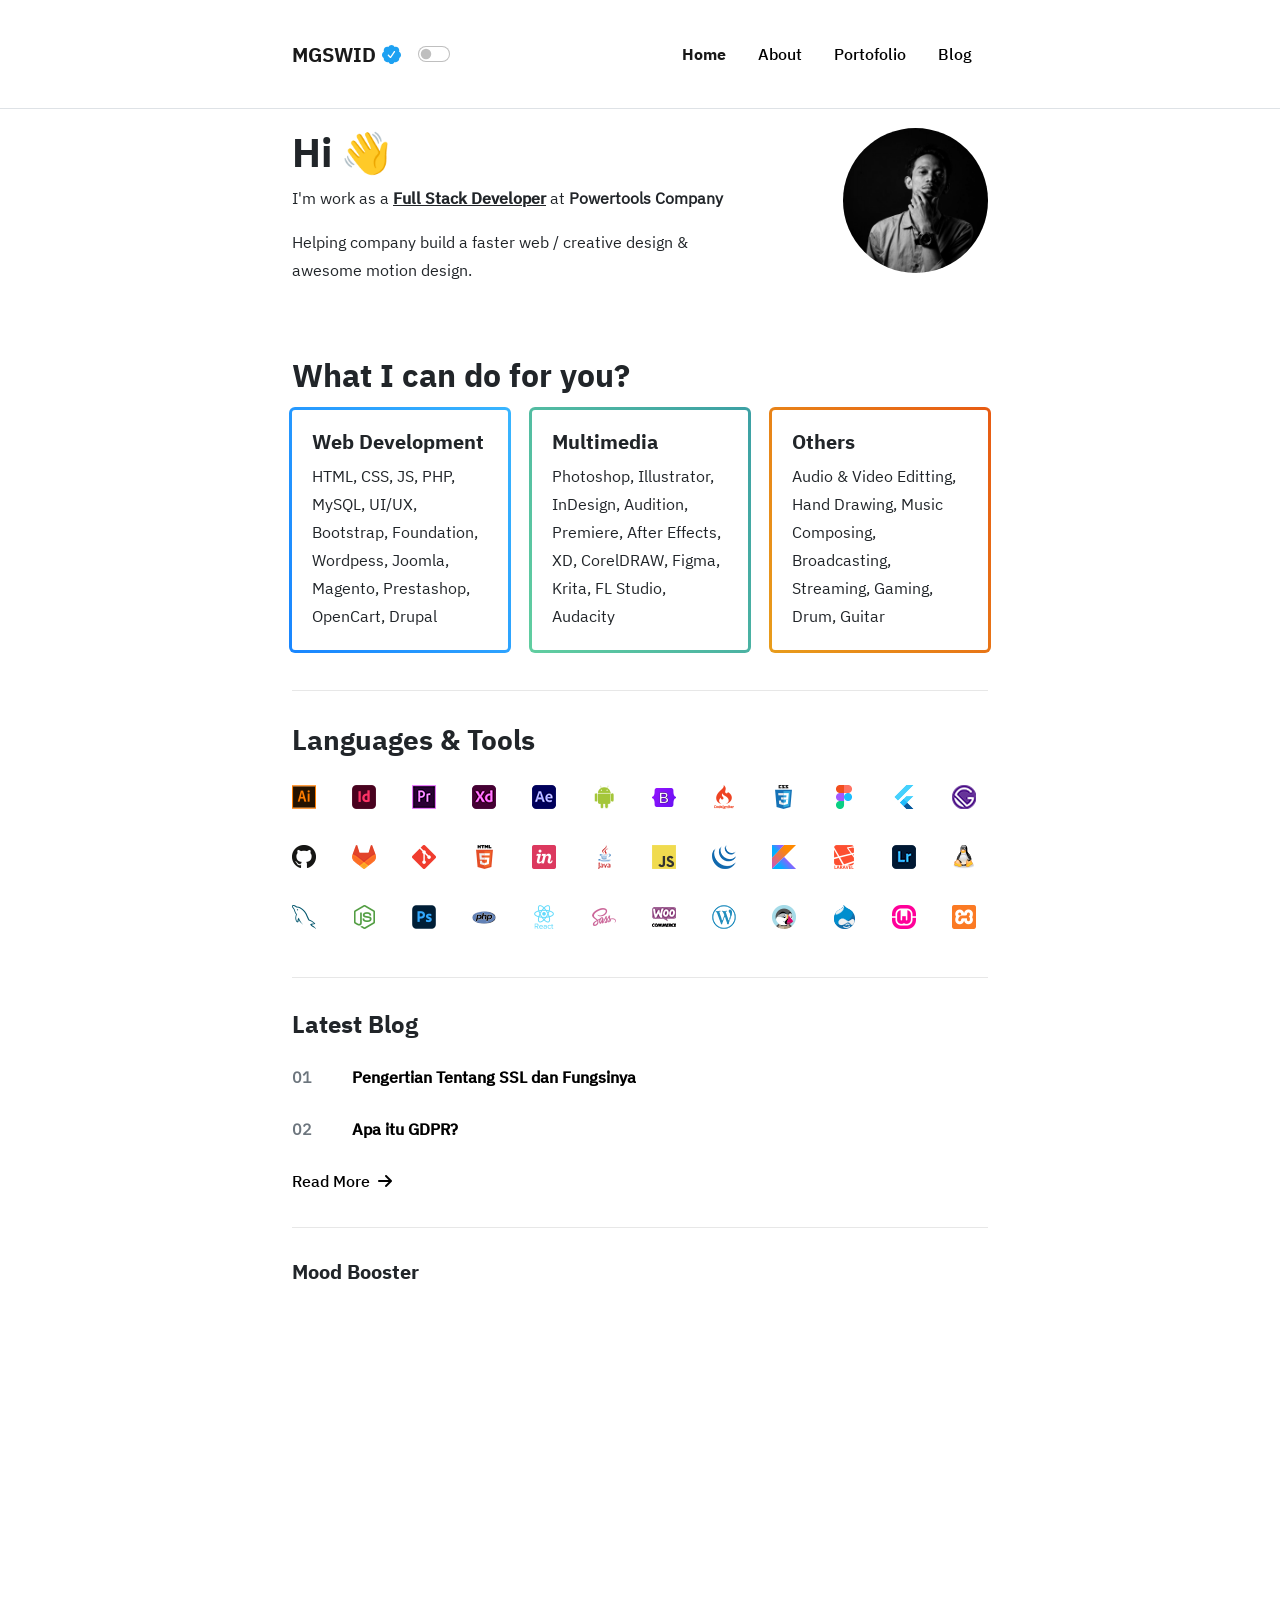
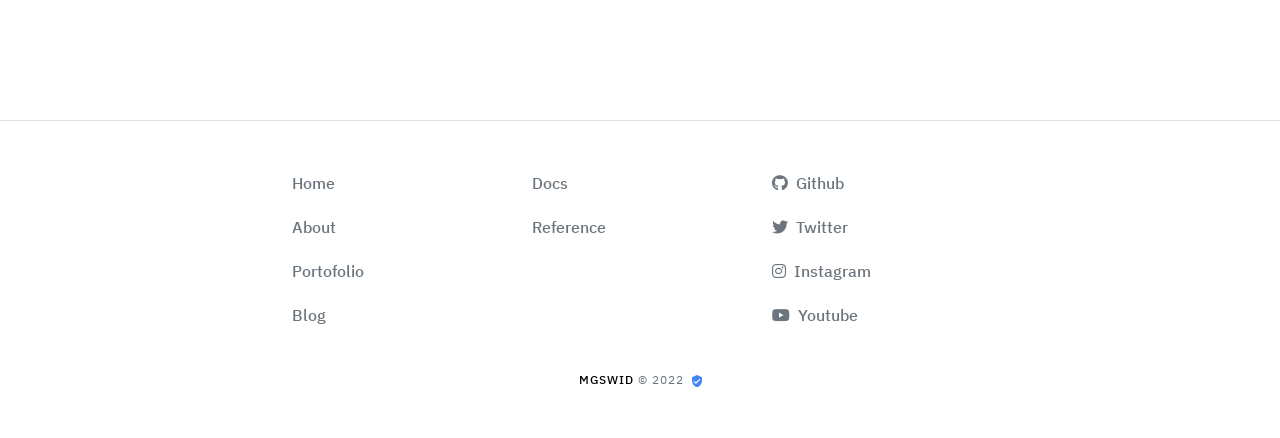
<file: index.html>
<!DOCTYPE html>
<html lang="en">
<head>
	<meta charset="utf-8">
	<meta name="viewport" content="width=device-width, initial-scale=1">
	<meta name="description" content="Web Developer, Motion Design, UI/UX & Graphics Designer">
	<meta name="author" content="MGSWID">
	<base href="https://mgswid.github.io/">
	<title>MGSWID - Web Developer, Motion & Design</title>
	<!-- Styles -->
	<link rel="stylesheet" href="vendors/bootstrap/bootstrap.min.css">
	<link rel="stylesheet" href="styles/theme.min.css">
	<link rel="stylesheet" href="styles/page.css">
	<link rel="stylesheet" href="vendors/fontawesome/css/all.min.css">
	<!-- Favicons -->
	<link rel="apple-touch-icon" href="static/favicon/apple-touch-icon.png" sizes="180x180">
	<link rel="icon" href="static/favicon-32x32.png" sizes="32x32" type="image/png">
	<link rel="icon" href="static/favicon/favicon-16x16.png" sizes="16x16" type="image/png">
	<link rel="manifest" href="manifest.json">
	<link rel="icon" href="static/favicon/favicon.ico">
	<meta name="theme-color" content="#000">
	<!-- Twitter -->
	<meta name="twitter:card" content="summary_large_image">
	<meta name="twitter:site" content="@mgswid">
	<meta name="twitter:creator" content="@mgswid">
	<meta name="twitter:title" content="MGSWID">
	<meta name="twitter:description" content="Web Developer, Motion Design, UI/UX & Graphics Designer">
	<meta name="twitter:image" content="static/favicon/mgswid-social-logo.png">
	<!-- Facebook -->
	<meta property="og:url" content="https://mgswid.github.io/">
	<meta property="og:title" content="MGSWID">
	<meta property="og:description" content="Web Developer, Motion Design, UI/UX & Graphics Designer">
	<meta property="og:type" content="website">
	<meta property="og:image" content="static/favicon/mgswid-social.png">
	<meta property="og:image:type" content="image/png">
	<meta property="og:image:width" content="1000">
	<meta property="og:image:height" content="500">
	<!-- GA -->
	<script async src="https://www.googletagmanager.com/gtag/js?id=G-03P6TZRDNM"></script>
	<script>
		window.dataLayer = window.dataLayer || [];
		function gtag(){dataLayer.push(arguments);}
		gtag('js', new Date());
		gtag('config', 'G-03P6TZRDNM');
	</script>
</head>
<body class="page">

	<!-- Header -->
	<header>
		<nav class="navbar fixed-top navbar-expand-lg navbar-light py-4 border-bottom">
			<div class="container">
				<a class="navbar-brand" href="">
					<base>
						MGSWID
						<svg version="1.1" xmlns="http://www.w3.org/2000/svg" xmlns:xlink="http://www.w3.org/1999/xlink" x="0px" y="0px" width="21px" height="21px" viewBox="0 0 21 21" style="overflow:visible;enable-background:new 0 0 21 21;" xml:space="preserve"><style type="text/css">.st0{fill:#1DA1F2;}</style><defs></defs>
						<path class="st0" d="M21,11c0-1.58-0.88-2.95-2.15-3.6c0.15-0.44,0.24-0.9,0.24-1.4c0-2.21-1.71-4-3.82-4
						c-0.47,0-0.92,0.08-1.34,0.25C13.32,0.91,12.01,0,10.5,0S7.69,0.92,7.06,2.25C6.65,2.09,6.2,2,5.73,2C3.62,2,1.91,3.79,1.91,6
						c0,0.49,0.08,0.96,0.24,1.4C0.88,8.05,0,9.42,0,11c0,1.49,0.78,2.8,1.94,3.49C1.92,14.66,1.91,14.83,1.91,15c0,2.21,1.71,4,3.82,4
						c0.47,0,0.92-0.09,1.34-0.25C7.68,20.08,8.99,21,10.5,21c1.51,0,2.82-0.92,3.44-2.25C14.35,18.91,14.8,19,15.27,19
						c2.11,0,3.82-1.79,3.82-4c0-0.17-0.01-0.34-0.03-0.51C20.22,13.8,21,12.49,21,11L21,11z M14.39,7.67l-4.33,6.5
						c-0.15,0.22-0.38,0.33-0.62,0.33c-0.14,0-0.29-0.04-0.42-0.13l-0.11-0.09l-2.41-2.41c-0.29-0.29-0.29-0.77,0-1.06s0.77-0.29,1.06,0
						l1.77,1.77l3.82-5.74c0.23-0.34,0.7-0.44,1.04-0.21C14.52,6.86,14.62,7.32,14.39,7.67L14.39,7.67z"/>
						</svg>
					</base>
				</a>
				<div class="form-check form-switch my-auto ms-md-auto me-auto">
					<input class="form-check-input" type="checkbox" role="switch" id="flexSwitchCheckDefault">
				</div>
				<button class="navbar-toggler collapsed" type="button" data-bs-toggle="collapse" data-bs-target="#main-menu" aria-controls="mainMenu" aria-expanded="false" aria-label="Toggle navigation">
					<span class="toggler-icon top-bar"></span>
					<span class="toggler-icon middle-bar"></span>
					<span class="toggler-icon bottom-bar"></span>
				</button>
				<div class="collapse navbar-collapse" id="main-menu">
					<ul class="navbar-nav ms-auto mb-2 mb-lg-0">
						<li class="nav-item px-md-2 px-0 py-2"><a class="nav-link active" href=""><base>Home</base></a></li>
						<li class="nav-item px-md-2 px-0 py-2"><a class="nav-link" href="about">About</a></li>
						<li class="nav-item px-md-2 px-0 py-2"><a class="nav-link" href="portofolio">Portofolio</a></li>
						<li class="nav-item px-md-2 px-0 py-2"><a class="nav-link" href="blog">Blog</a></li>
					</ul>
				</div>
			</div>
		</nav>
	</header>

	<!-- Start Content -->
	<main class="page_element page_element--fadein">
		<!-- Hero -->
		<section class="py-md-5 py-lg-5 mb-md-0 mb-lg-0 mb-4">
			<div class="container">
				<div class="row justify-content-md-center">
					<div class="col-md-8 col-sm-12 order-2 order-md-1">
						<h1>Hi 👋</h1>
						<p>I'm work as a <a href="https://tekno.kompas.com/read/2022/03/30/15450037/mengenal-perbedaan-front-end-back-end-dan-full-stack-developer-serta-skill-yang?page=all" class="fw-bold link-dark" target="_blank"><u>Full Stack Developer</u></a> at <span class="fw-bold">Powertools Company</span></p>
						<p>Helping company build a faster web / creative design & awesome motion design. </p>
						<!-- <a href="#">Download CV &nbsp;<i class="fa-solid fa-arrow-right"></i></a> -->
					</div>
					<div class="col-md-4 col-sm-12 avatar order-1 order-md-2">
						<img class="img-fluids rounded-circle float-sm-start float-md-end my-md-0 my-lg-0 my-4 py-md-0 py-lg-0 py-4" src="static/images/avatar.webp">
					</div>
				</div>
			</div>
		</section>

		<!-- Cards -->
		<section class="py-2">
			<div class="container">
				<div class="row justify-content-md-center">
					<div class="col">
						<h2>What I can do for you?</h2>
					</div>
				</div>
				<div class="row justify-content-md-center">
					<div class="col-md-4 col-sm-12">
						<div class="gradient-border-blue card my-2 p-1">
							<div class="card-body">
								<h5 class="card-title">Web Development</h5>
								<p class="card-text">HTML, CSS, JS, PHP, MySQL, UI/UX, Bootstrap, Foundation, Wordpess, Joomla, Magento, Prestashop, OpenCart, Drupal</p>
							</div>
						</div>
					</div>
					<div class="col-md-4 col-sm-12">
						<div class="gradient-border-green card my-2 p-1">
							<div class="card-body">
								<h5 class="card-title">Multimedia</h5>
								<p class="card-text">Photoshop, Illustrator, InDesign, Audition, Premiere, After Effects, XD, CorelDRAW, Figma, Krita, FL Studio, Audacity</p>
							</div>
						</div>
					</div>
					<div class="col-md-4 col-sm-12">
						<div class="gradient-border-orange card my-2 p-1">
							<div class="card-body">
								<h5 class="card-title">Others</h5>
								<p class="card-text">Audio & Video Editting, Hand Drawing, Music Composing, Broadcasting, Streaming, Gaming, Drum, Guitar</p>
							</div>
						</div>
					</div>
				</div>
			</div>
		</section>

		<!-- hr -->
		<div class="container">
			<div class="row">
				<div class="col">
					<hr>
				</div>
			</div>
		</div>

		<!-- Languages & Tools -->
		<section class="language-tools py-2">
			<div class="container">
				<div class="row justify-content-md-center">
					<div class="col">
						<h3>Languages & Tools</h3>
					</div>
				</div>
				<div class="row justify-content-md-center py-md-3 py-lg-3 py-0">
					<div class="col-md-1 col-lg-1 col-2 py-md-0 py-lg-0 py-2"><img class="mx-auto" src="static/icons/adobe-illustrator.png" alt="Adobe Illustrator" data-bs-toggle="tooltip" data-bs-placement="top" title="Illustrator"></div>
					<div class="col-md-1 col-lg-1 col-2 py-md-0 py-lg-0 py-2"><img class="mx-auto" src="static/icons/adobe-indesign.png" alt="Adobe InDesign" data-bs-toggle="tooltip" data-bs-placement="top" title="InDesign"></div>
					<div class="col-md-1 col-lg-1 col-2 py-md-0 py-lg-0 py-2"><img class="mx-auto" src="static/icons/adobe-premiere.png" alt="Adobe Premiere Pro" data-bs-toggle="tooltip" data-bs-placement="top" title="Premiere PRO"></div>
					<div class="col-md-1 col-lg-1 col-2 py-md-0 py-lg-0 py-2"><img class="mx-auto" src="static/icons/adobe-xd.png" alt="Adobe XD" data-bs-toggle="tooltip" data-bs-placement="top" title="Adobe XD"></div>
					<div class="col-md-1 col-lg-1 col-2 py-md-0 py-lg-0 py-2"><img class="mx-auto" src="static/icons/adobe-after-effects.png" alt="Adobe After Effects" data-bs-toggle="tooltip" data-bs-placement="top" title="After Effects"></div>
					<div class="col-md-1 col-lg-1 col-2 py-md-0 py-lg-0 py-2"><img class="mx-auto" src="static/icons/android.png" alt="Android" data-bs-toggle="tooltip" data-bs-placement="top" title="Android"></div>
					<div class="col-md-1 col-lg-1 col-2 py-md-0 py-lg-0 py-2"><img class="mx-auto" src="static/icons/bootstrap.png" alt="Bootstrap" data-bs-toggle="tooltip" data-bs-placement="top" title="Bootstrap"></div>
					<div class="col-md-1 col-lg-1 col-2 py-md-0 py-lg-0 py-2"><img class="mx-auto" src="static/icons/codeigniter.png" alt="Codeigniter" data-bs-toggle="tooltip" data-bs-placement="top" title="Codeigniter"></div>
					<div class="col-md-1 col-lg-1 col-2 py-md-0 py-lg-0 py-2"><img class="mx-auto" src="static/icons/css.png" alt="CSS" data-bs-toggle="tooltip" data-bs-placement="top" title="CSS3"></div>
					<div class="col-md-1 col-lg-1 col-2 py-md-0 py-lg-0 py-2"><img class="mx-auto" src="static/icons/figma.png" alt="Figma" data-bs-toggle="tooltip" data-bs-placement="top" title="Figma"></div>
					<div class="col-md-1 col-lg-1 col-2 py-md-0 py-lg-0 py-2"><img class="mx-auto" src="static/icons/flutter.png" alt="Flutter" data-bs-toggle="tooltip" data-bs-placement="top" title="Flutter"></div>
					<div class="col-md-1 col-lg-1 col-2 py-md-0 py-lg-0 py-2"><img class="mx-auto" src="static/icons/gatsbyjs.png" alt="GatsbyJS" data-bs-toggle="tooltip" data-bs-placement="top" title="GatsbyJS"></div>
				</div>
				<div class="row justify-content-md-center py-md-3 py-lg-3 py-0">
					<div class="col-md-1 col-lg-1 col-2 py-md-0 py-lg-0 py-2"><img class="mx-auto" src="static/icons/github.png" alt="Github" data-bs-toggle="tooltip" data-bs-placement="top" title="Github"></div>
					<div class="col-md-1 col-lg-1 col-2 py-md-0 py-lg-0 py-2"><img class="mx-auto" src="static/icons/gitlab.png" alt="GitLab" data-bs-toggle="tooltip" data-bs-placement="top" title="Gitlab"></div>
					<div class="col-md-1 col-lg-1 col-2 py-md-0 py-lg-0 py-2"><img class="mx-auto" src="static/icons/git.png" alt="Git" data-bs-toggle="tooltip" data-bs-placement="top" title="Git"></div>
					<div class="col-md-1 col-lg-1 col-2 py-md-0 py-lg-0 py-2"><img class="mx-auto" src="static/icons/html.png" alt="HTML" data-bs-toggle="tooltip" data-bs-placement="top" title="HTML5"></div>
					<div class="col-md-1 col-lg-1 col-2 py-md-0 py-lg-0 py-2"><img class="mx-auto" src="static/icons/invision.png" alt="Invision" data-bs-toggle="tooltip" data-bs-placement="top" title="Invision"></div>
					<div class="col-md-1 col-lg-1 col-2 py-md-0 py-lg-0 py-2"><img class="mx-auto" src="static/icons/java.png" alt="Java" data-bs-toggle="tooltip" data-bs-placement="top" title="Java"></div>
					<div class="col-md-1 col-lg-1 col-2 py-md-0 py-lg-0 py-2"><img class="mx-auto" src="static/icons/javascript.png" alt="Javascript" data-bs-toggle="tooltip" data-bs-placement="top" title="Javascript"></div>
					<div class="col-md-1 col-lg-1 col-2 py-md-0 py-lg-0 py-2"><img class="mx-auto" src="static/icons/jquery.png" alt="jQuery" data-bs-toggle="tooltip" data-bs-placement="top" title="jQuery"></div>
					<div class="col-md-1 col-lg-1 col-2 py-md-0 py-lg-0 py-2"><img class="mx-auto" src="static/icons/kotlin.png" alt="Kotlin" data-bs-toggle="tooltip" data-bs-placement="top" title="Kotlin"></div>
					<div class="col-md-1 col-lg-1 col-2 py-md-0 py-lg-0 py-2"><img class="mx-auto" src="static/icons/laravel.png" alt="Laravel" data-bs-toggle="tooltip" data-bs-placement="top" title="Laravel"></div>
					<div class="col-md-1 col-lg-1 col-2 py-md-0 py-lg-0 py-2"><img class="mx-auto" src="static/icons/lightroom.png" alt="Lightroom" data-bs-toggle="tooltip" data-bs-placement="top" title="Lightroom"></div>
					<div class="col-md-1 col-lg-1 col-2 py-md-0 py-lg-0 py-2"><img class="mx-auto" src="static/icons/linux.png" alt="Linux" data-bs-toggle="tooltip" data-bs-placement="top" title="Linux"></div>
				</div>
				<div class="row justify-content-md-center py-md-3 py-lg-3 py-0">
					<div class="col-md-1 col-lg-1 col-2 py-md-0 py-lg-0 py-2"><img class="mx-auto img-fluid" src="static/icons/mysql.png" alt="MySQL" data-bs-toggle="tooltip" data-bs-placement="top" title="MySQL"></div>
					<div class="col-md-1 col-lg-1 col-2 py-md-0 py-lg-0 py-2"><img class="mx-auto img-fluid" src="static/icons/nodejs.png" alt="NodeJS" data-bs-toggle="tooltip" data-bs-placement="top" title="NodeJS"></div>
					<div class="col-md-1 col-lg-1 col-2 py-md-0 py-lg-0 py-2"><img class="mx-auto img-fluid" src="static/icons/photoshop.png" alt="Photoshop" data-bs-toggle="tooltip" data-bs-placement="top" title="Photoshop"></div>
					<div class="col-md-1 col-lg-1 col-2 py-md-0 py-lg-0 py-2"><img class="mx-auto img-fluid" src="static/icons/php.png" alt="PHP" data-bs-toggle="tooltip" data-bs-placement="top" title="PHP"></div>
					<div class="col-md-1 col-lg-1 col-2 py-md-0 py-lg-0 py-2"><img class="mx-auto img-fluid" src="static/icons/react.png" alt="React" data-bs-toggle="tooltip" data-bs-placement="top" title="React"></div>
					<div class="col-md-1 col-lg-1 col-2 py-md-0 py-lg-0 py-2"><img class="mx-auto img-fluid" src="static/icons/sass.png" alt="SASS" data-bs-toggle="tooltip" data-bs-placement="top" title="SASS"></div>
					<div class="col-md-1 col-lg-1 col-2 py-md-0 py-lg-0 py-2"><img class="mx-auto img-fluid" src="static/icons/woocommerce.png" alt="Woocommerce" data-bs-toggle="tooltip" data-bs-placement="top" title="WooCommerce"></div>
					<div class="col-md-1 col-lg-1 col-2 py-md-0 py-lg-0 py-2"><img class="mx-auto img-fluid" src="static/icons/wordpress.png" alt="Wordpress" data-bs-toggle="tooltip" data-bs-placement="top" title="Wordpress"></div>
					<div class="col-md-1 col-lg-1 col-2 py-md-0 py-lg-0 py-2"><img class="mx-auto img-fluid" src="static/icons/prestashop.png" alt="Prestashop" data-bs-toggle="tooltip" data-bs-placement="top" title="Prestashop"></div>
					<div class="col-md-1 col-lg-1 col-2 py-md-0 py-lg-0 py-2"><img class="mx-auto img-fluid" src="static/icons/drupal.png" alt="Drupal" data-bs-toggle="tooltip" data-bs-placement="top" title="Drupal"></div>
					<div class="col-md-1 col-lg-1 col-2 py-md-0 py-lg-0 py-2"><img class="mx-auto img-fluid" src="static/icons/wamp.png" alt="WAMP" data-bs-toggle="tooltip" data-bs-placement="top" title="WAMP"></div>
					<div class="col-md-1 col-lg-1 col-2 py-md-0 py-lg-0 py-2"><img class="mx-auto img-fluid" src="static/icons/xampp.png" alt="XAMPP" data-bs-toggle="tooltip" data-bs-placement="top" title="XAMPP"></div>
				</div>
			</div>
		</section>

		<!-- hr -->
		<div class="container">
			<div class="row">
				<div class="col">
					<hr>
				</div>
			</div>
		</div>

		<!-- Latest Blog -->
		<section class="language-tools py-2">
			<div class="container">
				<div class="row justify-content-md-center">
					<div class="col">
						<h4>Latest Blog</h4>
					</div>
				</div>
				<dl class="row pt-3">
					<dt class="col-md-1 col-1 text-muted">01</dt>
					<dd class="col-md-11 col-11 fw-bold"><a href="pages/pengertian-tentang-ssl-dan-fungsinya">Pengertian Tentang SSL dan Fungsinya</a></dd>
				</dl>
				<dl class="row">
					<dt class="col-md-1 col-1 text-muted">02</dt>
					<dd class="col-md-11 col-11 fw-bold"><a href="pages/apa-itu-gdpr">Apa itu GDPR?</a></dd>
				</dl>
				<a href="blog">Read More &nbsp;<i class="fa-solid fa-arrow-right"></i></a>
			</div>
		</section>

		<!-- hr -->
		<div class="container">
			<div class="row">
				<div class="col">
					<hr>
				</div>
			</div>
		</div>

		<!-- Spotify Playlist -->
		<section class="language-tools py-2">
			<div class="container">
				<div class="row justify-content-md-center">
					<div class="col-12">
						<h5>Mood Booster</h5>
					</div>
					<div class="col-12 py-3">
						<iframe style="border-radius:12px" src="https://open.spotify.com/embed/artist/1CY3FNIK3p5bqE0NYiFMi8?utm_source=generator&theme=0" width="100%" height="380" frameBorder="0" allowfullscreen="" allow="autoplay; clipboard-write; encrypted-media; fullscreen; picture-in-picture"></iframe>
					</div>
				</div>
			</div>
		</section>
	</main>

	<!-- Footer -->
	<footer class="border-top py-5">
		<div class="container">
			<div class="row justify-content-md-center">
				<div class="col-4">
					<ul class="nav flex-column">
						<li class="nav-item mb-3"><a href="" class="nav-link p-0 text-muted"><base>Home</base></a></li>
						<li class="nav-item mb-3"><a href="about" class="nav-link p-0 text-muted">About</a></li>
						<li class="nav-item mb-3"><a href="portofolio" class="nav-link p-0 text-muted">Portofolio</a></li>
						<li class="nav-item mb-3"><a href="blog" class="nav-link p-0 text-muted">Blog</a></li>
					</ul>
				</div>
				<div class="col-4">
					<ul class="nav flex-column">
						<li class="nav-item mb-3"><a href="https://getbootstrap.com/docs/5.1/getting-started/introduction/" class="nav-link p-0 text-muted" target="_blank">Docs</a></li>
						<li class="nav-item mb-3"><a href="https://getbootstrap.com/docs/5.1/examples/" class="nav-link p-0 text-muted" target="_blank">Reference</a></li>
					</ul>
				</div>
				<div class="col-4">
					<ul class="nav flex-column">
						<li class="nav-item mb-3"><a href="https://github.com/mgswid" class="nav-link p-0 text-muted" target="_blank">
							<i class="fa-brands fa-github"></i>&nbsp; Github</a>
						</li>
						<li class="nav-item mb-3"><a href="https://twitter.com/mgswid" class="nav-link p-0 text-muted" target="_blank">
							<i class="fa-brands fa-twitter"></i>&nbsp; Twitter</a>
						</li>
						<li class="nav-item mb-3"><a href="https://www.instagram.com/mgsw.id/" class="nav-link p-0 text-muted" target="_blank">
							<i class="fa-brands fa-instagram"></i>&nbsp; Instagram</a>
						</li>
						<li class="nav-item mb-3"><a href="https://www.youtube.com/channel/UCyun2xvhtIJm5YMD8yu_A7g" class="nav-link p-0 text-muted" target="_blank">
							<i class="fa-brands fa-youtube"></i>&nbsp; Youtube</a>
						</li>
					</ul>
				</div>
			</div>
		</div>
		<div class="container copyright pt-4">
			<div class="row justify-content-md-center">
				<div class="col text-center text-muted">
					<a href=""><base>MGSWID</base></a> &copy; 2022 <svg xmlns="http://www.w3.org/2000/svg" enable-background="new 0 0 2039.9 2500" viewBox="0 0 2039.9 2500" style="max-width: 10px;margin-left: 4px;"><path clip-rule="evenodd" d="m1991.4 503.9-942 1934.3-1001.9-1284.1z" fill="#fff" fill-rule="evenodd"></path><path d="m1019.9 0-1019.9 453.3v680c0 632.3 437.4 1223.9 1019.9 1366.7 588.2-143.9 1019.9-734.4 1019.9-1366.7v-680zm-226.6 1822.3-453.3-453.3 160.9-160.9 294.6 293.5 748-755.9 160.9 162.1z" fill="#4285f4"></path></svg>
				</div>
			</div>
		</div>
	</footer>

	<!-- Scripts -->
	<script src="vendors/bootstrap/bootstrap.bundle.min.js"></script>
	<script src="scripts/theme.min.js"></script>
</body>
</html>
</file>
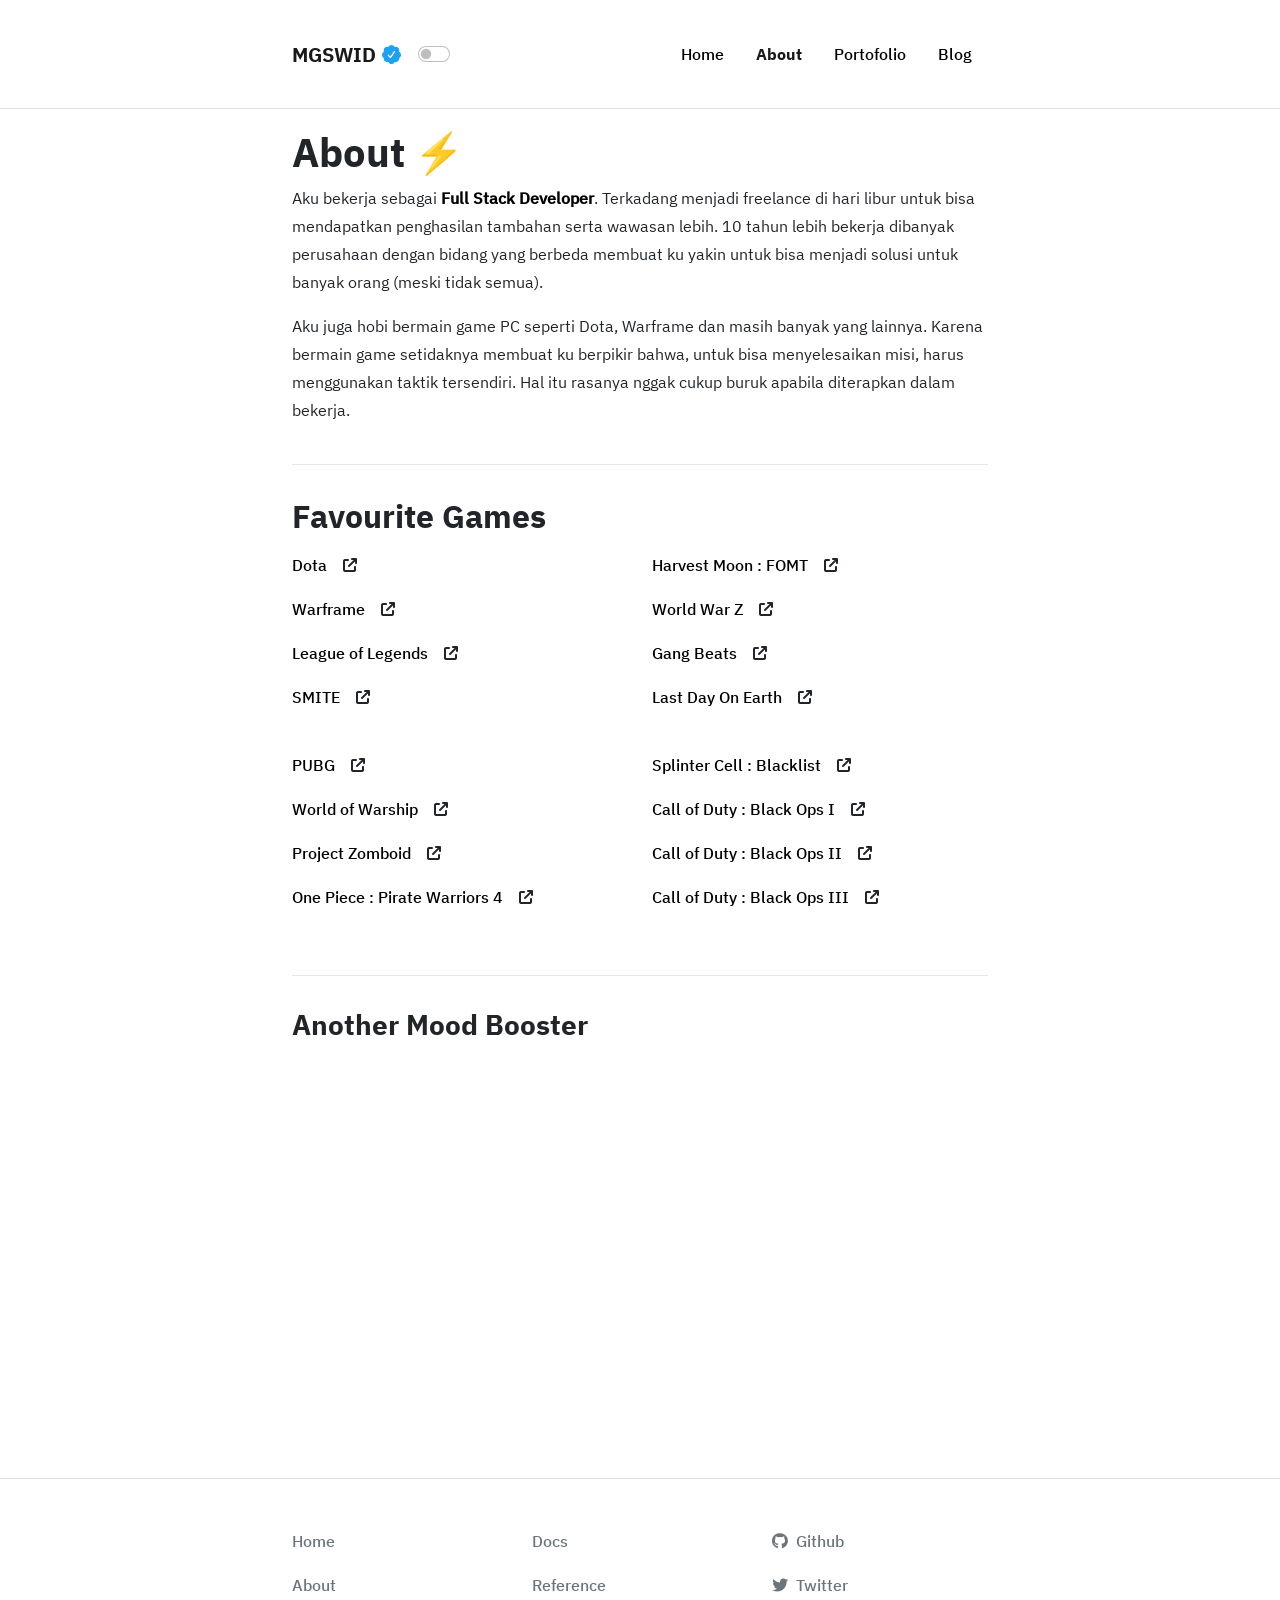
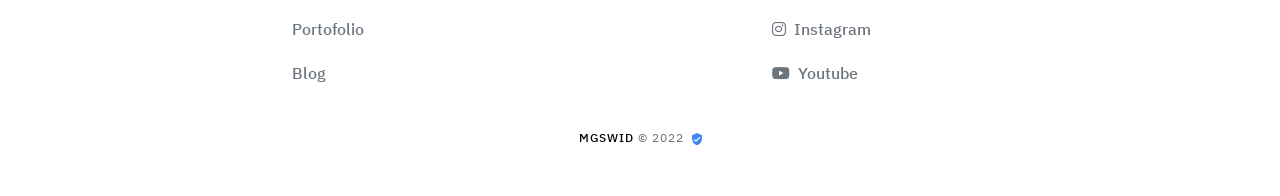
<file: about.html>
<!DOCTYPE html>
<html lang="en">
<head>
	<meta charset="utf-8">
	<meta name="viewport" content="width=device-width, initial-scale=1">
	<meta name="description" content="Web Developer, Motion Design, UI/UX & Graphics Designer">
	<meta name="author" content="MGSWID">
	<base href="https://mgswid.github.io/">
	<title>About - MGSWID</title>
	<!-- Styles -->
	<link rel="stylesheet" href="vendors/bootstrap/bootstrap.min.css">
	<link rel="stylesheet" href="styles/theme.min.css">
	<link rel="stylesheet" href="styles/page.css">
	<link rel="stylesheet" href="vendors/fontawesome/css/all.min.css">
	<!-- Favicons -->
	<link rel="apple-touch-icon" href="static/favicon/apple-touch-icon.png" sizes="180x180">
	<link rel="icon" href="static/favicon-32x32.png" sizes="32x32" type="image/png">
	<link rel="icon" href="static/favicon/favicon-16x16.png" sizes="16x16" type="image/png">
	<link rel="manifest" href="manifest.json">
	<link rel="icon" href="static/favicon/favicon.ico">
	<meta name="theme-color" content="#000">
	<!-- Twitter -->
	<meta name="twitter:card" content="summary_large_image">
	<meta name="twitter:site" content="@mgswid">
	<meta name="twitter:creator" content="@mgswid">
	<meta name="twitter:title" content="MGSWID">
	<meta name="twitter:description" content="Web Developer, Motion Design, UI/UX & Graphics Designer">
	<meta name="twitter:image" content="static/favicon/mgswid-social-logo.png">
	<!-- Facebook -->
	<meta property="og:url" content="https://mgswid.github.io/">
	<meta property="og:title" content="MGSWID">
	<meta property="og:description" content="Web Developer, Motion Design, UI/UX & Graphics Designer">
	<meta property="og:type" content="website">
	<meta property="og:image" content="static/favicon/mgswid-social.png">
	<meta property="og:image:type" content="image/png">
	<meta property="og:image:width" content="1000">
	<meta property="og:image:height" content="500">
	<!-- GA -->
	<script async src="https://www.googletagmanager.com/gtag/js?id=G-03P6TZRDNM"></script>
	<script>
		window.dataLayer = window.dataLayer || [];
		function gtag(){dataLayer.push(arguments);}
		gtag('js', new Date());
		gtag('config', 'G-03P6TZRDNM');
	</script>
</head>
<body class="page">

	<!-- Header -->
	<header>
		<nav class="navbar fixed-top navbar-expand-lg navbar-light py-4 border-bottom">
			<div class="container">
				<a class="navbar-brand" href="">
					<base>
						MGSWID
						<svg version="1.1" xmlns="http://www.w3.org/2000/svg" xmlns:xlink="http://www.w3.org/1999/xlink" x="0px" y="0px" width="21px" height="21px" viewBox="0 0 21 21" style="overflow:visible;enable-background:new 0 0 21 21;" xml:space="preserve"><style type="text/css">.st0{fill:#1DA1F2;}</style><defs></defs>
						<path class="st0" d="M21,11c0-1.58-0.88-2.95-2.15-3.6c0.15-0.44,0.24-0.9,0.24-1.4c0-2.21-1.71-4-3.82-4
						c-0.47,0-0.92,0.08-1.34,0.25C13.32,0.91,12.01,0,10.5,0S7.69,0.92,7.06,2.25C6.65,2.09,6.2,2,5.73,2C3.62,2,1.91,3.79,1.91,6
						c0,0.49,0.08,0.96,0.24,1.4C0.88,8.05,0,9.42,0,11c0,1.49,0.78,2.8,1.94,3.49C1.92,14.66,1.91,14.83,1.91,15c0,2.21,1.71,4,3.82,4
						c0.47,0,0.92-0.09,1.34-0.25C7.68,20.08,8.99,21,10.5,21c1.51,0,2.82-0.92,3.44-2.25C14.35,18.91,14.8,19,15.27,19
						c2.11,0,3.82-1.79,3.82-4c0-0.17-0.01-0.34-0.03-0.51C20.22,13.8,21,12.49,21,11L21,11z M14.39,7.67l-4.33,6.5
						c-0.15,0.22-0.38,0.33-0.62,0.33c-0.14,0-0.29-0.04-0.42-0.13l-0.11-0.09l-2.41-2.41c-0.29-0.29-0.29-0.77,0-1.06s0.77-0.29,1.06,0
						l1.77,1.77l3.82-5.74c0.23-0.34,0.7-0.44,1.04-0.21C14.52,6.86,14.62,7.32,14.39,7.67L14.39,7.67z"/>
						</svg>
					</base>
				</a>
				<div class="form-check form-switch my-auto ms-md-auto me-auto">
					<input class="form-check-input" type="checkbox" role="switch" id="flexSwitchCheckDefault">
				</div>
				<button class="navbar-toggler collapsed" type="button" data-bs-toggle="collapse" data-bs-target="#main-menu" aria-controls="mainMenu" aria-expanded="false" aria-label="Toggle navigation">
					<span class="toggler-icon top-bar"></span>
					<span class="toggler-icon middle-bar"></span>
					<span class="toggler-icon bottom-bar"></span>
				</button>
				<div class="collapse navbar-collapse" id="main-menu">
					<ul class="navbar-nav ms-auto mb-2 mb-lg-0">
						<li class="nav-item px-md-2 px-0 py-2"><a class="nav-link" href=""><base>Home</base></a></li>
						<li class="nav-item px-md-2 px-0 py-2"><a class="nav-link active" href="about">About</a></li>
						<li class="nav-item px-md-2 px-0 py-2"><a class="nav-link" href="portofolio">Portofolio</a></li>
						<li class="nav-item px-md-2 px-0 py-2"><a class="nav-link" href="blog">Blog</a></li>
					</ul>
				</div>
			</div>
		</nav>
	</header>

	<!-- Start Content -->
	<main class="page_element page_element--fadein">
		<!-- Hero -->
		<section class="pt-5 pb-0">
			<div class="container">
				<div class="row justify-content-md-center">
					<div class="col-12">
						<h1>About ⚡</h1>
						<p>Aku bekerja sebagai <a href="https://tekno.kompas.com/read/2022/03/30/15450037/mengenal-perbedaan-front-end-back-end-dan-full-stack-developer-serta-skill-yang?page=all" class="fw-bold" target="_blank">Full Stack Developer</a>. Terkadang menjadi freelance di hari libur untuk bisa mendapatkan penghasilan tambahan serta wawasan lebih. 10 tahun lebih bekerja dibanyak perusahaan dengan bidang yang berbeda membuat ku yakin untuk bisa menjadi solusi untuk banyak orang (meski tidak semua).</p>
						<p>Aku juga hobi bermain game PC seperti Dota, Warframe dan masih banyak yang lainnya. Karena bermain game setidaknya membuat ku berpikir bahwa, untuk bisa menyelesaikan misi, harus menggunakan taktik tersendiri. Hal itu rasanya nggak cukup buruk apabila diterapkan dalam bekerja.</p>
					</div>
				</div>
			</div>
		</section>

		<!-- hr -->
		<div class="container">
			<div class="row">
				<div class="col">
					<hr>
				</div>
			</div>
		</div>

		<!-- Cards -->
		<section class="py-2">
			<div class="container">
				<div class="row justify-content-md-center">
					<div class="col">
						<h2>Favourite Games</h2>
					</div>
				</div>
				<div class="row justify-content-md-center">
					<div class="col-md-6 col-12 mb-4">
						<ul class="list-group list-group-flush">
							<li class="list-group-item game"><a href="https://dota2.com/" target="_blank">Dota</span></a><i class="fa-solid fa-arrow-up-right-from-square"></i></li>
							<li class="list-group-item game"><a href="https://www.warframe.com/" target="_blank">Warframe</span></a><i class="fa-solid fa-arrow-up-right-from-square"></i></li>
							<li class="list-group-item game"><a href="https://lol.garena.com/" target="_blank">League of Legends</span></a><i class="fa-solid fa-arrow-up-right-from-square"></i></li>
							<li class="list-group-item game"><a href="https://www.smitegame.com/" target="_blank">SMITE</span></a><i class="fa-solid fa-arrow-up-right-from-square"></i></li>
						</ul>
					</div>
					<div class="col-md-6 col-12 mb-4">
						<ul class="list-group list-group-flush">
							<li class="list-group-item game"><a href="https://store.steampowered.com/app/978780/STORY_OF_SEASONS_Friends_of_Mineral_Town/" target="_blank">Harvest Moon : FOMT</span></a><i class="fa-solid fa-arrow-up-right-from-square"></i></li>
							<li class="list-group-item game"><a href="https://store.steampowered.com/app/699130/World_War_Z_Aftermath/" target="_blank">World War Z</span></a><i class="fa-solid fa-arrow-up-right-from-square"></i></li>
							<li class="list-group-item game"><a href="https://store.steampowered.com/app/285900/Gang_Beasts/" target="_blank">Gang Beats</span></a><i class="fa-solid fa-arrow-up-right-from-square"></i></li>
							<li class="list-group-item game"><a href="https://play.google.com/store/apps/details?id=zombie.survival.craft.z&hl=en&gl=US" target="_blank">Last Day On Earth</span></a><i class="fa-solid fa-arrow-up-right-from-square"></i></li>
						</ul>
					</div>
				</div>
				<div class="row justify-content-md-center">
					<div class="col-md-6 col-12 mb-4">
						<ul class="list-group list-group-flush">
							<li class="list-group-item game"><a href="https://store.steampowered.com/app/578080/PUBG_BATTLEGROUNDS/" target="_blank">PUBG</span></a><i class="fa-solid fa-arrow-up-right-from-square"></i></li>
							<li class="list-group-item game"><a href="https://worldofwarships.asia/" target="_blank">World of Warship</span></a><i class="fa-solid fa-arrow-up-right-from-square"></i></li>
							<li class="list-group-item game"><a href="https://store.steampowered.com/app/108600/Project_Zomboid/" target="_blank">Project Zomboid</span></a><i class="fa-solid fa-arrow-up-right-from-square"></i></li>
							<li class="list-group-item game"><a href="https://store.steampowered.com/app/1089090/ONE_PIECE_PIRATE_WARRIORS_4/" target="_blank">One Piece : Pirate Warriors 4</span></a><i class="fa-solid fa-arrow-up-right-from-square"></i></li>
						</ul>
					</div>
					<div class="col-md-6 col-12 mb-4">
						<ul class="list-group list-group-flush">
							<li class="list-group-item game"><a href="https://store.steampowered.com/app/235600/Tom_Clancys_Splinter_Cell_Blacklist/" target="_blank">Splinter Cell : Blacklist</span></a><i class="fa-solid fa-arrow-up-right-from-square"></i></li>
							<li class="list-group-item game"><a href="https://store.steampowered.com/app/42700/Call_of_Duty_Black_Ops/" target="_blank">Call of Duty : Black Ops I</span></a><i class="fa-solid fa-arrow-up-right-from-square"></i></li>
							<li class="list-group-item game"><a href="https://store.steampowered.com/app/202970/Call_of_Duty_Black_Ops_II/" target="_blank">Call of Duty : Black Ops II</span></a><i class="fa-solid fa-arrow-up-right-from-square"></i></li>
							<li class="list-group-item game"><a href="https://store.steampowered.com/app/311210/Call_of_Duty_Black_Ops_III/" target="_blank">Call of Duty : Black Ops III</span></a><i class="fa-solid fa-arrow-up-right-from-square"></i></li>
						</ul>
					</div>
				</div>
			</div>
		</section>

		<!-- hr -->
		<div class="container">
			<div class="row">
				<div class="col">
					<hr>
				</div>
			</div>
		</div>

		<!-- Spotify Playlist -->
		<section class="language-tools py-2">
			<div class="container">
				<div class="row justify-content-md-center">
					<div class="col-12">
						<h3>Another Mood Booster</h3>
					</div>
					<div class="col-12 py-3">
						<iframe style="border-radius:12px" src="https://open.spotify.com/embed/playlist/21nKhs0vtgoRBATjhzK3UB?utm_source=generator&theme=0" width="100%" height="380" frameBorder="0" allowfullscreen="" allow="autoplay; clipboard-write; encrypted-media; fullscreen; picture-in-picture"></iframe>
					</div>
				</div>
			</div>
		</section>
	</main>

	<!-- Footer -->
	<footer class="border-top py-5">
		<div class="container">
			<div class="row justify-content-md-center">
				<div class="col-4">
					<ul class="nav flex-column">
						<li class="nav-item mb-3"><a href="" class="nav-link p-0 text-muted"><base>Home</base></a></li>
						<li class="nav-item mb-3"><a href="about" class="nav-link p-0 text-muted">About</a></li>
						<li class="nav-item mb-3"><a href="portofolio" class="nav-link p-0 text-muted">Portofolio</a></li>
						<li class="nav-item mb-3"><a href="blog" class="nav-link p-0 text-muted">Blog</a></li>
					</ul>
				</div>
				<div class="col-4">
					<ul class="nav flex-column">
						<li class="nav-item mb-3"><a href="https://getbootstrap.com/docs/5.1/getting-started/introduction/" class="nav-link p-0 text-muted" target="_blank">Docs</a></li>
						<li class="nav-item mb-3"><a href="https://getbootstrap.com/docs/5.1/examples/" class="nav-link p-0 text-muted" target="_blank">Reference</a></li>
					</ul>
				</div>
				<div class="col-4">
					<ul class="nav flex-column">
						<li class="nav-item mb-3"><a href="https://github.com/mgswid" class="nav-link p-0 text-muted" target="_blank">
							<i class="fa-brands fa-github"></i>&nbsp; Github</a>
						</li>
						<li class="nav-item mb-3"><a href="https://twitter.com/mgswid" class="nav-link p-0 text-muted" target="_blank">
							<i class="fa-brands fa-twitter"></i>&nbsp; Twitter</a>
						</li>
						<li class="nav-item mb-3"><a href="https://www.instagram.com/mgsw.id/" class="nav-link p-0 text-muted" target="_blank">
							<i class="fa-brands fa-instagram"></i>&nbsp; Instagram</a>
						</li>
						<li class="nav-item mb-3"><a href="https://www.youtube.com/channel/UCyun2xvhtIJm5YMD8yu_A7g" class="nav-link p-0 text-muted" target="_blank">
							<i class="fa-brands fa-youtube"></i>&nbsp; Youtube</a>
						</li>
					</ul>
				</div>
			</div>
		</div>
		<div class="container copyright pt-4">
			<div class="row justify-content-md-center">
				<div class="col text-center text-muted">
					<a href=""><base>MGSWID</base></a> &copy; 2022 <svg xmlns="http://www.w3.org/2000/svg" enable-background="new 0 0 2039.9 2500" viewBox="0 0 2039.9 2500" style="max-width: 10px;margin-left: 4px;"><path clip-rule="evenodd" d="m1991.4 503.9-942 1934.3-1001.9-1284.1z" fill="#fff" fill-rule="evenodd"></path><path d="m1019.9 0-1019.9 453.3v680c0 632.3 437.4 1223.9 1019.9 1366.7 588.2-143.9 1019.9-734.4 1019.9-1366.7v-680zm-226.6 1822.3-453.3-453.3 160.9-160.9 294.6 293.5 748-755.9 160.9 162.1z" fill="#4285f4"></path></svg>
				</div>
			</div>
		</div>
	</footer>

	<!-- Scripts -->
	<script src="vendors/bootstrap/bootstrap.bundle.min.js"></script>
	<script src="scripts/theme.min.js"></script>
</body>
</html>
</file>
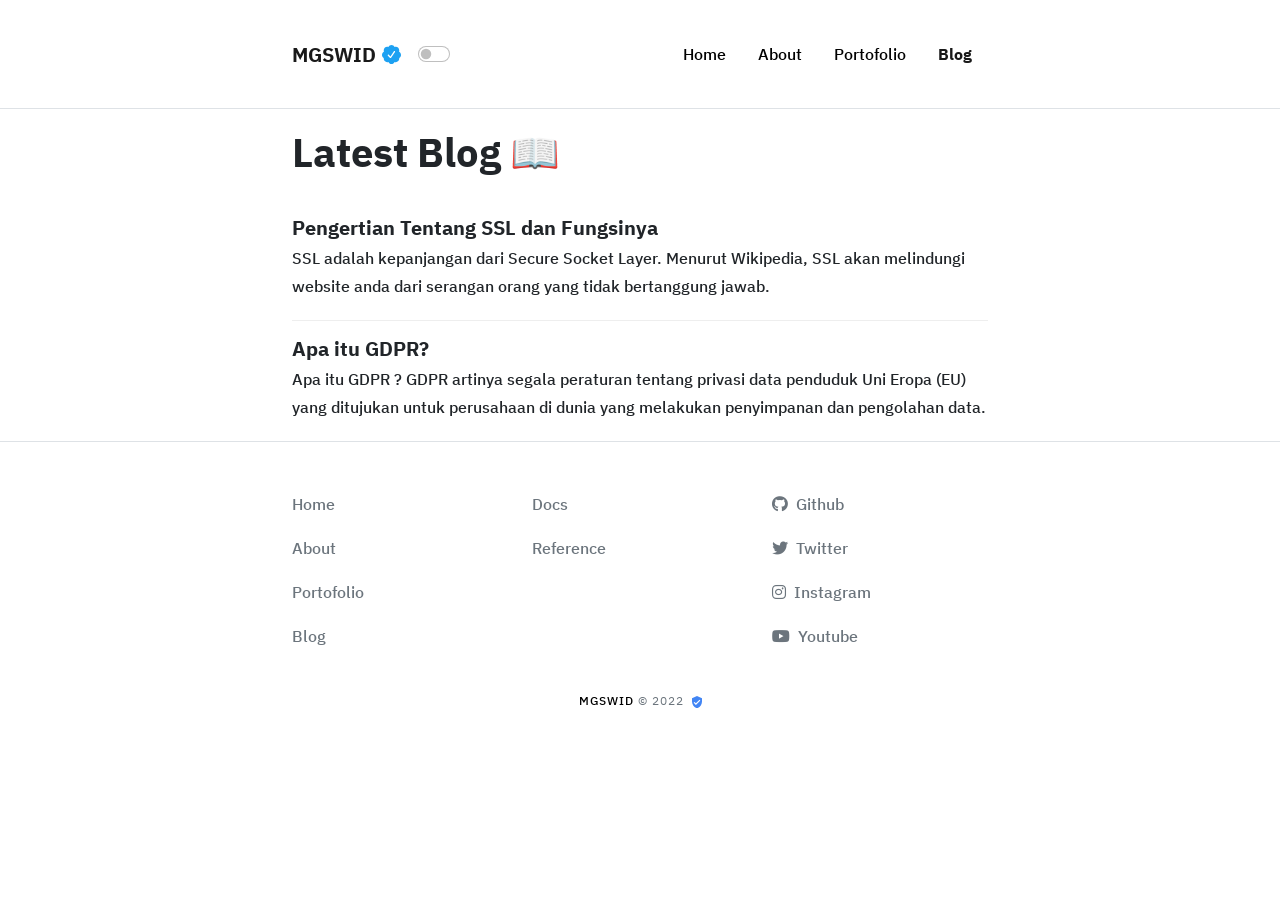
<file: blog.html>
<!DOCTYPE html>
<html lang="en">
<head>
	<meta charset="utf-8">
	<meta name="viewport" content="width=device-width, initial-scale=1">
	<meta name="description" content="Web Developer, Motion Design, UI/UX & Graphics Designer">
	<meta name="author" content="MGSWID">
	<base href="https://mgswid.github.io/">
	<title>Blog - MGSWID</title>
	<!-- Styles -->
	<link rel="stylesheet" href="vendors/bootstrap/bootstrap.min.css">
	<link rel="stylesheet" href="styles/theme.min.css">
	<link rel="stylesheet" href="styles/page.css">
	<link rel="stylesheet" href="vendors/fontawesome/css/all.min.css">
	<!-- Favicons -->
	<link rel="apple-touch-icon" href="static/favicon/apple-touch-icon.png" sizes="180x180">
	<link rel="icon" href="static/favicon-32x32.png" sizes="32x32" type="image/png">
	<link rel="icon" href="static/favicon/favicon-16x16.png" sizes="16x16" type="image/png">
	<link rel="manifest" href="manifest.json">
	<link rel="icon" href="static/favicon/favicon.ico">
	<meta name="theme-color" content="#000">
	<!-- Twitter -->
	<meta name="twitter:card" content="summary_large_image">
	<meta name="twitter:site" content="@mgswid">
	<meta name="twitter:creator" content="@mgswid">
	<meta name="twitter:title" content="MGSWID">
	<meta name="twitter:description" content="Web Developer, Motion Design, UI/UX & Graphics Designer">
	<meta name="twitter:image" content="static/favicon/mgswid-social-logo.png">
	<!-- Facebook -->
	<meta property="og:url" content="https://mgswid.github.io/">
	<meta property="og:title" content="MGSWID">
	<meta property="og:description" content="Web Developer, Motion Design, UI/UX & Graphics Designer">
	<meta property="og:type" content="website">
	<meta property="og:image" content="static/favicon/mgswid-social.png">
	<meta property="og:image:type" content="image/png">
	<meta property="og:image:width" content="1000">
	<meta property="og:image:height" content="500">
	<!-- GA -->
	<script async src="https://www.googletagmanager.com/gtag/js?id=G-03P6TZRDNM"></script>
	<script>
		window.dataLayer = window.dataLayer || [];
		function gtag(){dataLayer.push(arguments);}
		gtag('js', new Date());
		gtag('config', 'G-03P6TZRDNM');
	</script>
</head>
<body class="page">

	<!-- Header -->
	<header>
		<nav class="navbar fixed-top navbar-expand-lg navbar-light py-4 border-bottom">
			<div class="container">
				<a class="navbar-brand" href="">
					<base>
						MGSWID
						<svg version="1.1" xmlns="http://www.w3.org/2000/svg" xmlns:xlink="http://www.w3.org/1999/xlink" x="0px" y="0px" width="21px" height="21px" viewBox="0 0 21 21" style="overflow:visible;enable-background:new 0 0 21 21;" xml:space="preserve"><style type="text/css">.st0{fill:#1DA1F2;}</style><defs></defs>
						<path class="st0" d="M21,11c0-1.58-0.88-2.95-2.15-3.6c0.15-0.44,0.24-0.9,0.24-1.4c0-2.21-1.71-4-3.82-4
						c-0.47,0-0.92,0.08-1.34,0.25C13.32,0.91,12.01,0,10.5,0S7.69,0.92,7.06,2.25C6.65,2.09,6.2,2,5.73,2C3.62,2,1.91,3.79,1.91,6
						c0,0.49,0.08,0.96,0.24,1.4C0.88,8.05,0,9.42,0,11c0,1.49,0.78,2.8,1.94,3.49C1.92,14.66,1.91,14.83,1.91,15c0,2.21,1.71,4,3.82,4
						c0.47,0,0.92-0.09,1.34-0.25C7.68,20.08,8.99,21,10.5,21c1.51,0,2.82-0.92,3.44-2.25C14.35,18.91,14.8,19,15.27,19
						c2.11,0,3.82-1.79,3.82-4c0-0.17-0.01-0.34-0.03-0.51C20.22,13.8,21,12.49,21,11L21,11z M14.39,7.67l-4.33,6.5
						c-0.15,0.22-0.38,0.33-0.62,0.33c-0.14,0-0.29-0.04-0.42-0.13l-0.11-0.09l-2.41-2.41c-0.29-0.29-0.29-0.77,0-1.06s0.77-0.29,1.06,0
						l1.77,1.77l3.82-5.74c0.23-0.34,0.7-0.44,1.04-0.21C14.52,6.86,14.62,7.32,14.39,7.67L14.39,7.67z"/>
						</svg>
					</base>
				</a>
				<div class="form-check form-switch my-auto ms-md-auto me-auto">
					<input class="form-check-input" type="checkbox" role="switch" id="flexSwitchCheckDefault">
				</div>
				<button class="navbar-toggler collapsed" type="button" data-bs-toggle="collapse" data-bs-target="#main-menu" aria-controls="mainMenu" aria-expanded="false" aria-label="Toggle navigation">
					<span class="toggler-icon top-bar"></span>
					<span class="toggler-icon middle-bar"></span>
					<span class="toggler-icon bottom-bar"></span>
				</button>
				<div class="collapse navbar-collapse" id="main-menu">
					<ul class="navbar-nav ms-auto mb-2 mb-lg-0">
						<li class="nav-item px-md-2 px-0 py-2"><a class="nav-link" href=""><base>Home</base></a></li>
						<li class="nav-item px-md-2 px-0 py-2"><a class="nav-link" href="about">About</a></li>
						<li class="nav-item px-md-2 px-0 py-2"><a class="nav-link" href="portofolio">Portofolio</a></li>
						<li class="nav-item px-md-2 px-0 py-2"><a class="nav-link active" href="blog">Blog</a></li>
					</ul>
				</div>
			</div>
		</nav>
	</header>

	<!-- Start Content -->
	<main class="page_element page_element--fadein">
		<!-- Hero -->
		<section class="pt-5 pb-0">
			<div class="container">
				<div class="row justify-content-md-center mb-3">
					<div class="col-12">
						<h1>Latest Blog 📖</h1>
					</div>
				</div>
				<div class="row justify-content-md-center">
					<div class="col-12">
						<!-- Blog List -->
						<div class="list-group">
							<!-- List -->
							<a href="pages/pengertian-tentang-ssl-dan-fungsinya" class="list-group-item list-group-item-action blog py-3" aria-current="true">
								<div class="d-flex w-100 justify-content-between">
									<h5 class="mb-1">Pengertian Tentang SSL dan Fungsinya</h5>
								</div>
								<p class="mb-1">SSL adalah kepanjangan dari Secure Socket Layer. Menurut Wikipedia, SSL akan melindungi website anda dari serangan orang yang tidak bertanggung jawab.</p>
							</a>
							<!-- List -->
							<a href="pages/apa-itu-gdpr" class="list-group-item list-group-item-action blog py-3" aria-current="true">
								<div class="d-flex w-100 justify-content-between">
									<h5 class="mb-1">Apa itu GDPR?</h5>
								</div>
								<p class="mb-1">Apa itu GDPR ? GDPR artinya segala peraturan tentang privasi data penduduk Uni Eropa (EU) yang ditujukan untuk perusahaan di dunia yang melakukan penyimpanan dan pengolahan data.</p>
							</a>
						</div>
					</div>
				</div>
			</div>
		</section>

	</main>

	<!-- Footer -->
	<footer class="border-top py-5">
		<div class="container">
			<div class="row justify-content-md-center">
				<div class="col-4">
					<ul class="nav flex-column">
						<li class="nav-item mb-3"><a href="" class="nav-link p-0 text-muted"><base>Home</base></a></li>
						<li class="nav-item mb-3"><a href="about" class="nav-link p-0 text-muted">About</a></li>
						<li class="nav-item mb-3"><a href="portofolio" class="nav-link p-0 text-muted">Portofolio</a></li>
						<li class="nav-item mb-3"><a href="blog" class="nav-link p-0 text-muted">Blog</a></li>
					</ul>
				</div>
				<div class="col-4">
					<ul class="nav flex-column">
						<li class="nav-item mb-3"><a href="https://getbootstrap.com/docs/5.1/getting-started/introduction/" class="nav-link p-0 text-muted" target="_blank">Docs</a></li>
						<li class="nav-item mb-3"><a href="https://getbootstrap.com/docs/5.1/examples/" class="nav-link p-0 text-muted" target="_blank">Reference</a></li>
					</ul>
				</div>
				<div class="col-4">
					<ul class="nav flex-column">
						<li class="nav-item mb-3"><a href="https://github.com/mgswid" class="nav-link p-0 text-muted" target="_blank">
							<i class="fa-brands fa-github"></i>&nbsp; Github</a>
						</li>
						<li class="nav-item mb-3"><a href="https://twitter.com/mgswid" class="nav-link p-0 text-muted" target="_blank">
							<i class="fa-brands fa-twitter"></i>&nbsp; Twitter</a>
						</li>
						<li class="nav-item mb-3"><a href="https://www.instagram.com/mgsw.id/" class="nav-link p-0 text-muted" target="_blank">
							<i class="fa-brands fa-instagram"></i>&nbsp; Instagram</a>
						</li>
						<li class="nav-item mb-3"><a href="https://www.youtube.com/channel/UCyun2xvhtIJm5YMD8yu_A7g" class="nav-link p-0 text-muted" target="_blank">
							<i class="fa-brands fa-youtube"></i>&nbsp; Youtube</a>
						</li>
					</ul>
				</div>
			</div>
		</div>
		<div class="container copyright pt-4">
			<div class="row justify-content-md-center">
				<div class="col text-center text-muted">
					<a href=""><base>MGSWID</base></a> &copy; 2022 <svg xmlns="http://www.w3.org/2000/svg" enable-background="new 0 0 2039.9 2500" viewBox="0 0 2039.9 2500" style="max-width: 10px;margin-left: 4px;"><path clip-rule="evenodd" d="m1991.4 503.9-942 1934.3-1001.9-1284.1z" fill="#fff" fill-rule="evenodd"></path><path d="m1019.9 0-1019.9 453.3v680c0 632.3 437.4 1223.9 1019.9 1366.7 588.2-143.9 1019.9-734.4 1019.9-1366.7v-680zm-226.6 1822.3-453.3-453.3 160.9-160.9 294.6 293.5 748-755.9 160.9 162.1z" fill="#4285f4"></path></svg>
				</div>
			</div>
		</div>
	</footer>

	<!-- Scripts -->
	<script src="vendors/bootstrap/bootstrap.bundle.min.js"></script>
	<script src="scripts/theme.min.js"></script>
</body>
</html>
</file>
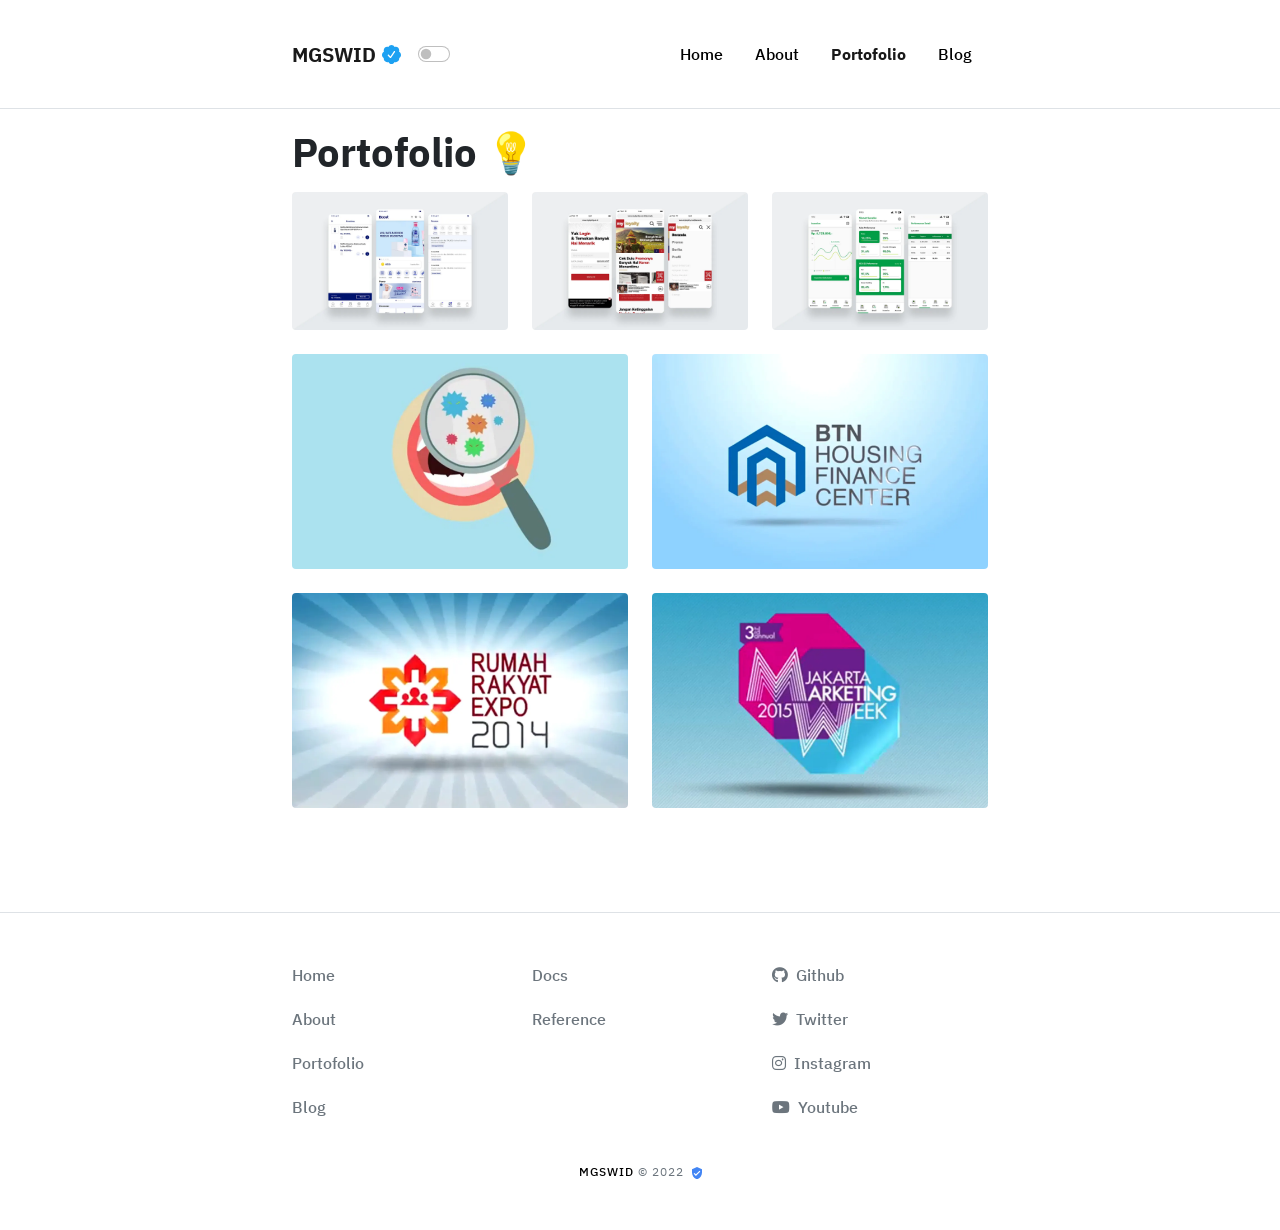
<file: portofolio.html>
<!DOCTYPE html>
<html lang="en">
<head>
	<meta charset="utf-8">
	<meta name="viewport" content="width=device-width, initial-scale=1">
	<meta name="description" content="Web Developer, Motion Design, UI/UX & Graphics Designer">
	<meta name="author" content="MGSWID">
	<base href="https://mgswid.github.io/">
	<title>Portofolio - MGSWID</title>
	<!-- Styles -->
	<link rel="stylesheet" href="vendors/bootstrap/bootstrap.min.css">
	<link rel="stylesheet" href="styles/theme.min.css">
	<link rel="stylesheet" href="styles/page.css">
	<link rel="stylesheet" href="vendors/fontawesome/css/all.min.css">
	<!-- Favicons -->
	<link rel="apple-touch-icon" href="static/favicon/apple-touch-icon.png" sizes="180x180">
	<link rel="icon" href="static/favicon-32x32.png" sizes="32x32" type="image/png">
	<link rel="icon" href="static/favicon/favicon-16x16.png" sizes="16x16" type="image/png">
	<link rel="manifest" href="manifest.json">
	<link rel="icon" href="static/favicon/favicon.ico">
	<meta name="theme-color" content="#000">
	<!-- Twitter -->
	<meta name="twitter:card" content="summary_large_image">
	<meta name="twitter:site" content="@mgswid">
	<meta name="twitter:creator" content="@mgswid">
	<meta name="twitter:title" content="MGSWID">
	<meta name="twitter:description" content="Web Developer, Motion Design, UI/UX & Graphics Designer">
	<meta name="twitter:image" content="static/favicon/mgswid-social-logo.png">
	<!-- Facebook -->
	<meta property="og:url" content="https://mgswid.github.io/">
	<meta property="og:title" content="MGSWID">
	<meta property="og:description" content="Web Developer, Motion Design, UI/UX & Graphics Designer">
	<meta property="og:type" content="website">
	<meta property="og:image" content="static/favicon/mgswid-social.png">
	<meta property="og:image:type" content="image/png">
	<meta property="og:image:width" content="1000">
	<meta property="og:image:height" content="500">
	<!-- GA -->
	<script async src="https://www.googletagmanager.com/gtag/js?id=G-03P6TZRDNM"></script>
	<script>
		window.dataLayer = window.dataLayer || [];
		function gtag(){dataLayer.push(arguments);}
		gtag('js', new Date());
		gtag('config', 'G-03P6TZRDNM');
	</script>
</head>
<body class="page">

	<!-- Header -->
	<header>
		<nav class="navbar fixed-top navbar-expand-lg navbar-light py-4 border-bottom">
			<div class="container">
				<a class="navbar-brand" href="">
					<base>
						MGSWID
						<svg version="1.1" xmlns="http://www.w3.org/2000/svg" xmlns:xlink="http://www.w3.org/1999/xlink" x="0px" y="0px" width="21px" height="21px" viewBox="0 0 21 21" style="overflow:visible;enable-background:new 0 0 21 21;" xml:space="preserve"><style type="text/css">.st0{fill:#1DA1F2;}</style><defs></defs>
						<path class="st0" d="M21,11c0-1.58-0.88-2.95-2.15-3.6c0.15-0.44,0.24-0.9,0.24-1.4c0-2.21-1.71-4-3.82-4
						c-0.47,0-0.92,0.08-1.34,0.25C13.32,0.91,12.01,0,10.5,0S7.69,0.92,7.06,2.25C6.65,2.09,6.2,2,5.73,2C3.62,2,1.91,3.79,1.91,6
						c0,0.49,0.08,0.96,0.24,1.4C0.88,8.05,0,9.42,0,11c0,1.49,0.78,2.8,1.94,3.49C1.92,14.66,1.91,14.83,1.91,15c0,2.21,1.71,4,3.82,4
						c0.47,0,0.92-0.09,1.34-0.25C7.68,20.08,8.99,21,10.5,21c1.51,0,2.82-0.92,3.44-2.25C14.35,18.91,14.8,19,15.27,19
						c2.11,0,3.82-1.79,3.82-4c0-0.17-0.01-0.34-0.03-0.51C20.22,13.8,21,12.49,21,11L21,11z M14.39,7.67l-4.33,6.5
						c-0.15,0.22-0.38,0.33-0.62,0.33c-0.14,0-0.29-0.04-0.42-0.13l-0.11-0.09l-2.41-2.41c-0.29-0.29-0.29-0.77,0-1.06s0.77-0.29,1.06,0
						l1.77,1.77l3.82-5.74c0.23-0.34,0.7-0.44,1.04-0.21C14.52,6.86,14.62,7.32,14.39,7.67L14.39,7.67z"/>
						</svg>
					</base>
				</a>
				<div class="form-check form-switch my-auto ms-md-auto me-auto">
					<input class="form-check-input" type="checkbox" role="switch" id="flexSwitchCheckDefault">
				</div>
				<button class="navbar-toggler collapsed" type="button" data-bs-toggle="collapse" data-bs-target="#main-menu" aria-controls="mainMenu" aria-expanded="false" aria-label="Toggle navigation">
					<span class="toggler-icon top-bar"></span>
					<span class="toggler-icon middle-bar"></span>
					<span class="toggler-icon bottom-bar"></span>
				</button>
				<div class="collapse navbar-collapse" id="main-menu">
					<ul class="navbar-nav ms-auto mb-2 mb-lg-0">
						<li class="nav-item px-md-2 px-0 py-2"><a class="nav-link" href=""><base>Home</base></a></li>
						<li class="nav-item px-md-2 px-0 py-2"><a class="nav-link" href="about">About</a></li>
						<li class="nav-item px-md-2 px-0 py-2"><a class="nav-link active" href="portofolio">Portofolio</a></li>
						<li class="nav-item px-md-2 px-0 py-2"><a class="nav-link" href="blog">Blog</a></li>
					</ul>
				</div>
			</div>
		</nav>
	</header>

	<!-- Start Content -->
	<main class="page_element page_element--fadein">
		<!-- Hero -->
		<section class="pt-5 pb-0">
			<div class="container">
				<div class="row justify-content-md-center">
					<div class="col-12">
						<h1>Portofolio 💡</h1>
					</div>
				</div>
			</div>
		</section>

		<!-- Gallery -->
		<section class="py-2 mb-5">
			<div class="container">
				<div class="row justify-content-center">
					<a href="static/portofolio/mobile/beiersdof.webp" data-toggle="lightbox" data-gallery="mobile-app-showcase" class="col-md-4 col-lg-4 col-12 mb-md-0 mb-lg-0 mb-3">
						<img src="static/portofolio/mobile/beiersdof.webp" class="img-fluid rounded">
					</a>
					<a href="static/portofolio/mobile/gudang-garam-loyalty.webp" data-toggle="lightbox" data-gallery="mobile-app-showcase" class="col-md-4 col-lg-4 col-12 mb-md-0 mb-lg-0 mb-3">
						<img src="static/portofolio/mobile/gudang-garam-loyalty.webp" class="img-fluid rounded">
					</a>
					<a href="static/portofolio/mobile/saka-armor.webp" data-toggle="lightbox" data-gallery="mobile-app-showcase" class="col-md-4 col-lg-4 col-12 mb-md-0 mb-lg-0 mb-3">
						<img src="static/portofolio/mobile/saka-armor.webp" class="img-fluid rounded">
					</a>
				</div>
				<div class="row justify-content-center my-4">
					<a href="https://player.vimeo.com/video/714971823" data-toggle="lightbox" data-gallery="video-gallery" class="col-md-6 col-lg-6 col-12 mb-md-4 mb-lg-4 mb-3">
						<img src="static/portofolio/video/amyway-product.webp" class="img-fluid rounded">
					</a>
					<a href="https://player.vimeo.com/video/714972438" data-toggle="lightbox" data-gallery="video-gallery" class="col-md-6 col-lg-6 col-12 mb-md-4 mb-lg-4 mb-3">
						<img src="static/portofolio/video/btn-company-profile.webp" class="img-fluid rounded">
					</a>
					<a href="https://player.vimeo.com/video/714972572" data-toggle="lightbox" data-gallery="video-gallery" class="col-md-6 col-lg-6 col-12 mb-md-4 mb-lg-4 mb-3">
						<img src="static/portofolio/video/rumah-rakyat-expo.webp" class="img-fluid rounded">
					</a>
					<a href="https://player.vimeo.com/video/714972474" data-toggle="lightbox" data-gallery="video-gallery" class="col-md-6 col-lg-6 col-12 mb-md-4 mb-lg-4 mb-3">
						<img src="static/portofolio/video/jakarta-marketing-week.webp" class="img-fluid rounded">
					</a>
				</div>
			</div>
		</section>
	</main>

	<!-- Footer -->
	<footer class="border-top py-5">
		<div class="container">
			<div class="row justify-content-md-center">
				<div class="col-4">
					<ul class="nav flex-column">
						<li class="nav-item mb-3"><a href="" class="nav-link p-0 text-muted"><base>Home</base></a></li>
						<li class="nav-item mb-3"><a href="about" class="nav-link p-0 text-muted">About</a></li>
						<li class="nav-item mb-3"><a href="portofolio" class="nav-link p-0 text-muted">Portofolio</a></li>
						<li class="nav-item mb-3"><a href="blog" class="nav-link p-0 text-muted">Blog</a></li>
					</ul>
				</div>
				<div class="col-4">
					<ul class="nav flex-column">
						<li class="nav-item mb-3"><a href="https://getbootstrap.com/docs/5.1/getting-started/introduction/" class="nav-link p-0 text-muted" target="_blank">Docs</a></li>
						<li class="nav-item mb-3"><a href="https://getbootstrap.com/docs/5.1/examples/" class="nav-link p-0 text-muted" target="_blank">Reference</a></li>
					</ul>
				</div>
				<div class="col-4">
					<ul class="nav flex-column">
						<li class="nav-item mb-3"><a href="https://github.com/mgswid" class="nav-link p-0 text-muted" target="_blank">
							<i class="fa-brands fa-github"></i>&nbsp; Github</a>
						</li>
						<li class="nav-item mb-3"><a href="https://twitter.com/mgswid" class="nav-link p-0 text-muted" target="_blank">
							<i class="fa-brands fa-twitter"></i>&nbsp; Twitter</a>
						</li>
						<li class="nav-item mb-3"><a href="https://www.instagram.com/mgsw.id/" class="nav-link p-0 text-muted" target="_blank">
							<i class="fa-brands fa-instagram"></i>&nbsp; Instagram</a>
						</li>
						<li class="nav-item mb-3"><a href="https://www.youtube.com/channel/UCyun2xvhtIJm5YMD8yu_A7g" class="nav-link p-0 text-muted" target="_blank">
							<i class="fa-brands fa-youtube"></i>&nbsp; Youtube</a>
						</li>
					</ul>
				</div>
			</div>
		</div>
		<div class="container copyright pt-4">
			<div class="row justify-content-md-center">
				<div class="col text-center text-muted">
					<a href=""><base>MGSWID</base></a> &copy; 2022 <svg xmlns="http://www.w3.org/2000/svg" enable-background="new 0 0 2039.9 2500" viewBox="0 0 2039.9 2500" style="max-width: 10px;margin-left: 4px;"><path clip-rule="evenodd" d="m1991.4 503.9-942 1934.3-1001.9-1284.1z" fill="#fff" fill-rule="evenodd"></path><path d="m1019.9 0-1019.9 453.3v680c0 632.3 437.4 1223.9 1019.9 1366.7 588.2-143.9 1019.9-734.4 1019.9-1366.7v-680zm-226.6 1822.3-453.3-453.3 160.9-160.9 294.6 293.5 748-755.9 160.9 162.1z" fill="#4285f4"></path></svg>
				</div>
			</div>
		</div>
	</footer>

	<!-- Scripts -->
	<script src="vendors/bootstrap/bootstrap.bundle.min.js"></script>
	<script src="vendors/lightbox/index.bundle.min.js"></script>
	<script src="scripts/theme.min.js"></script>
</body>
</html>
</file>
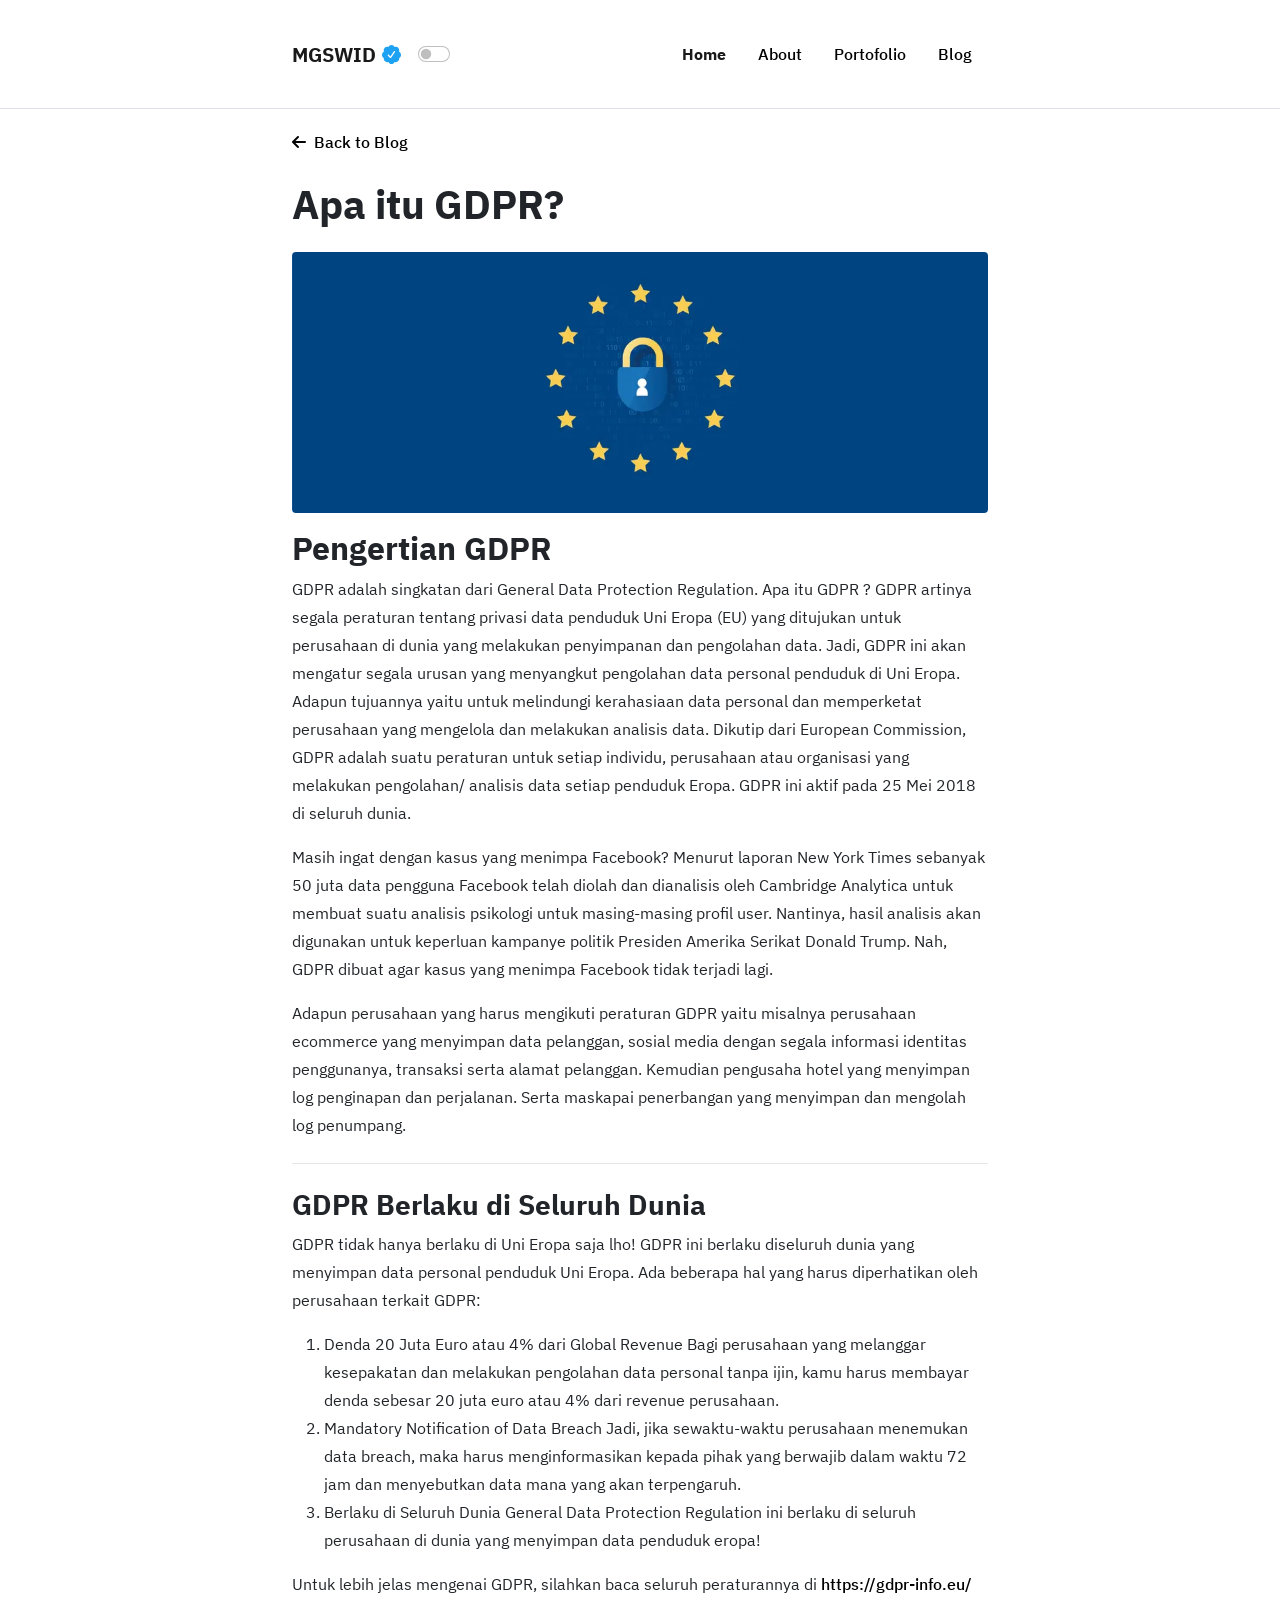
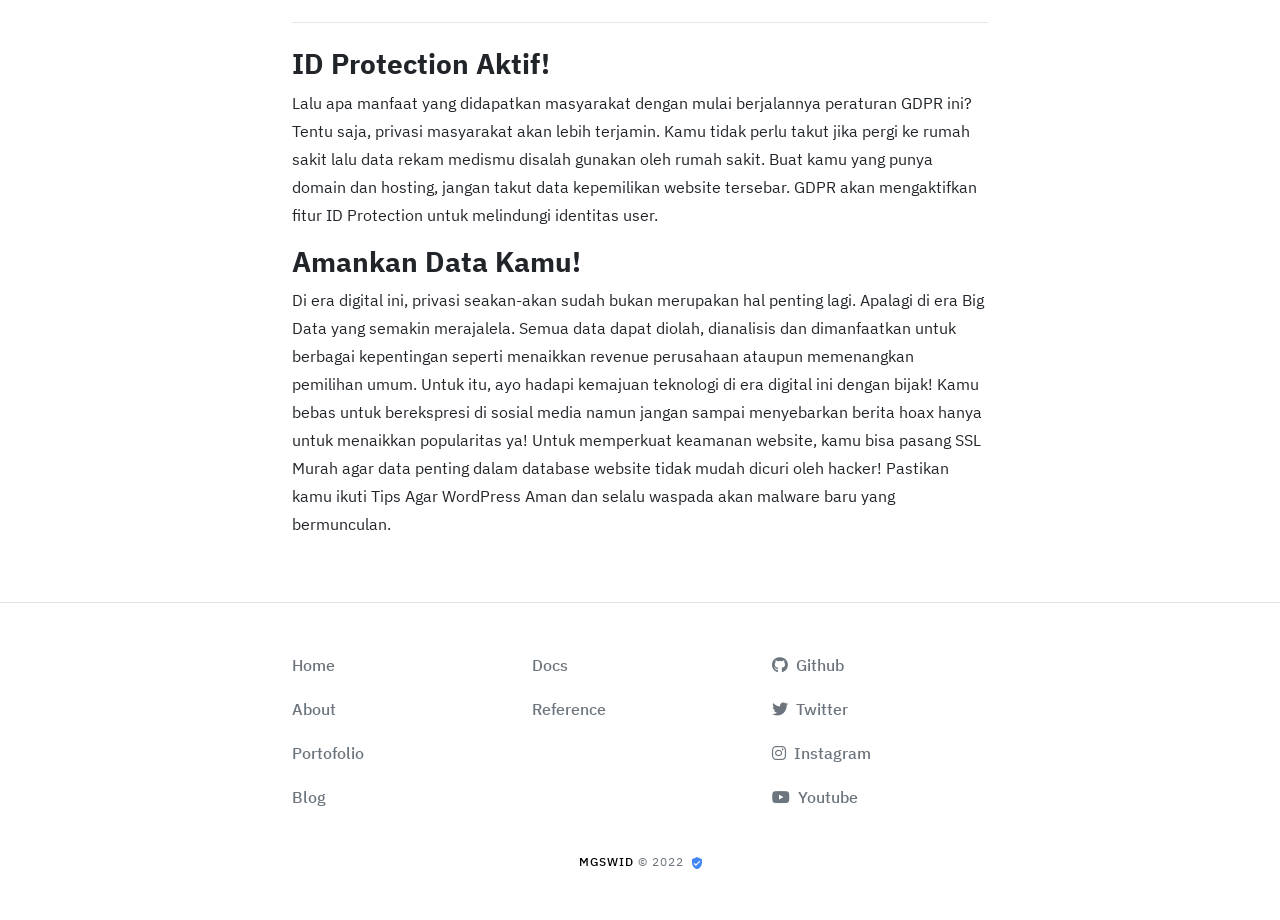
<file: pages/apa-itu-gdpr.html>
<!DOCTYPE html>
<html lang="en">
<head>
	<meta charset="utf-8">
	<meta name="viewport" content="width=device-width, initial-scale=1">
	<meta name="description" content="Apa itu GDPR ? GDPR artinya segala peraturan tentang privasi data penduduk Uni Eropa (EU) yang ditujukan untuk perusahaan di dunia yang melakukan penyimpanan dan pengolahan data.">
	<meta name="author" content="MGSWID">
	<base href="https://mgswid.github.io/">
	<title>Apa itu GDPR? - MGSWID</title>
	<!-- Styles -->
	<link rel="stylesheet" href="./vendors/bootstrap/bootstrap.min.css">
	<link rel="stylesheet" href="./styles/theme.min.css">
	<link rel="stylesheet" href="./styles/page.css">
	<link rel="stylesheet" href="./vendors/fontawesome/css/all.min.css">
	<!-- Favicons -->
	<link rel="apple-touch-icon" href="./static/favicon/apple-touch-icon.png" sizes="180x180">
	<link rel="icon" href="./static/favicon-32x32.png" sizes="32x32" type="image/png">
	<link rel="icon" href="./static/favicon/favicon-16x16.png" sizes="16x16" type="image/png">
	<link rel="manifest" href="./manifest.json">
	<link rel="icon" href="./static/favicon/favicon.ico">
	<meta name="theme-color" content="#000">
	<!-- Twitter -->
	<meta name="twitter:card" content="summary_large_image">
	<meta name="twitter:site" content="@mgswid">
	<meta name="twitter:creator" content="@mgswid">
	<meta name="twitter:title" content="MGSWID">
	<meta name="twitter:description" content="Apa itu GDPR ? GDPR artinya segala peraturan tentang privasi data penduduk Uni Eropa (EU) yang ditujukan untuk perusahaan di dunia yang melakukan penyimpanan dan pengolahan data.">
	<meta name="twitter:image" content="./static/favicon/mgswid-social-logo.png">
	<!-- Facebook -->
	<meta property="og:url" content="https://mgswid.github.io/">
	<meta property="og:title" content="MGSWID">
	<meta property="og:description" content="Apa itu GDPR ? GDPR artinya segala peraturan tentang privasi data penduduk Uni Eropa (EU) yang ditujukan untuk perusahaan di dunia yang melakukan penyimpanan dan pengolahan data.">
	<meta property="og:type" content="website">
	<meta property="og:image" content="./static/favicon/mgswid-social.png">
	<meta property="og:image:type" content="image/png">
	<meta property="og:image:width" content="1000">
	<meta property="og:image:height" content="500">
	<!-- GA -->
	<script async src="https://www.googletagmanager.com/gtag/js?id=G-03P6TZRDNM"></script>
	<script>
		window.dataLayer = window.dataLayer || [];
		function gtag(){dataLayer.push(arguments);}
		gtag('js', new Date());
		gtag('config', 'G-03P6TZRDNM');
	</script>
</head>
<body class="page">

	<!-- Header -->
	<header>
		<nav class="navbar fixed-top navbar-expand-lg navbar-light py-4 border-bottom">
			<div class="container">
				<a class="navbar-brand" href="">
					<base>
						MGSWID
						<svg version="1.1" xmlns="http://www.w3.org/2000/svg" xmlns:xlink="http://www.w3.org/1999/xlink" x="0px" y="0px" width="21px" height="21px" viewBox="0 0 21 21" style="overflow:visible;enable-background:new 0 0 21 21;" xml:space="preserve"><style type="text/css">.st0{fill:#1DA1F2;}</style><defs></defs>
						<path class="st0" d="M21,11c0-1.58-0.88-2.95-2.15-3.6c0.15-0.44,0.24-0.9,0.24-1.4c0-2.21-1.71-4-3.82-4
						c-0.47,0-0.92,0.08-1.34,0.25C13.32,0.91,12.01,0,10.5,0S7.69,0.92,7.06,2.25C6.65,2.09,6.2,2,5.73,2C3.62,2,1.91,3.79,1.91,6
						c0,0.49,0.08,0.96,0.24,1.4C0.88,8.05,0,9.42,0,11c0,1.49,0.78,2.8,1.94,3.49C1.92,14.66,1.91,14.83,1.91,15c0,2.21,1.71,4,3.82,4
						c0.47,0,0.92-0.09,1.34-0.25C7.68,20.08,8.99,21,10.5,21c1.51,0,2.82-0.92,3.44-2.25C14.35,18.91,14.8,19,15.27,19
						c2.11,0,3.82-1.79,3.82-4c0-0.17-0.01-0.34-0.03-0.51C20.22,13.8,21,12.49,21,11L21,11z M14.39,7.67l-4.33,6.5
						c-0.15,0.22-0.38,0.33-0.62,0.33c-0.14,0-0.29-0.04-0.42-0.13l-0.11-0.09l-2.41-2.41c-0.29-0.29-0.29-0.77,0-1.06s0.77-0.29,1.06,0
						l1.77,1.77l3.82-5.74c0.23-0.34,0.7-0.44,1.04-0.21C14.52,6.86,14.62,7.32,14.39,7.67L14.39,7.67z"/>
						</svg>
					</base>
				</a>
				<div class="form-check form-switch my-auto ms-md-auto me-auto">
					<input class="form-check-input" type="checkbox" role="switch" id="flexSwitchCheckDefault">
				</div>
				<button class="navbar-toggler collapsed" type="button" data-bs-toggle="collapse" data-bs-target="#main-menu" aria-controls="mainMenu" aria-expanded="false" aria-label="Toggle navigation">
					<span class="toggler-icon top-bar"></span>
					<span class="toggler-icon middle-bar"></span>
					<span class="toggler-icon bottom-bar"></span>
				</button>
				<div class="collapse navbar-collapse" id="main-menu">
					<ul class="navbar-nav ms-auto mb-2 mb-lg-0">
						<li class="nav-item px-md-2 px-0 py-2"><a class="nav-link active" href=""><base>Home</base></a></li>
						<li class="nav-item px-md-2 px-0 py-2"><a class="nav-link" href="./about">About</a></li>
						<li class="nav-item px-md-2 px-0 py-2"><a class="nav-link" href="./portofolio"><base>Portofolio</base></a></li>
						<li class="nav-item px-md-2 px-0 py-2"><a class="nav-link" href="./blog"><base>Blog</base></a></li>
					</ul>
				</div>
			</div>
		</nav>
	</header>

	<!-- Start Content -->
	<main class="page_element page_element--fadein">
		<!-- Cards -->
		<section class="py-5">
			<div class="container">
				<!-- Back -->
				<div class="row">
					<a href="./blog" class="mb-4"><i class="fa-solid fa-arrow-left"></i>&nbsp; Back to Blog </a>
				</div>
				<!-- Title & Featured Image -->
				<div class="row justify-content-md-center mb-3">
					<div class="col">
						<h1 class="mb-4">Apa itu GDPR?</h1>
						<img src="./static/contents/apa-itu-gdpr.webp" class="img-fluid rounded" alt="Apa itu GDPR?">
					</div>
				</div>
				<div class="row justify-content-md-center">
					<div class="col">
						<!-- Write your content here -->
						<h2>Pengertian GDPR</h2>

						<p>GDPR adalah singkatan dari General Data Protection Regulation. Apa itu GDPR ? GDPR artinya segala peraturan tentang privasi data penduduk Uni Eropa (EU) yang ditujukan untuk perusahaan di dunia yang melakukan penyimpanan dan pengolahan data. Jadi, GDPR ini akan mengatur segala urusan yang menyangkut pengolahan data personal penduduk di Uni Eropa. Adapun tujuannya yaitu untuk melindungi kerahasiaan data personal dan memperketat perusahaan yang mengelola dan melakukan analisis data. Dikutip dari European Commission, GDPR adalah suatu peraturan untuk setiap individu, perusahaan atau organisasi yang melakukan pengolahan/ analisis data setiap penduduk Eropa. GDPR ini aktif pada 25 Mei 2018 di seluruh dunia.</p>

						<p>Masih ingat dengan kasus yang menimpa Facebook? Menurut laporan New York Times sebanyak 50 juta data pengguna Facebook telah diolah dan dianalisis oleh Cambridge Analytica untuk membuat suatu analisis psikologi untuk masing-masing profil user. Nantinya, hasil analisis akan digunakan untuk keperluan kampanye politik Presiden Amerika Serikat Donald Trump. Nah, GDPR dibuat agar kasus yang menimpa Facebook tidak terjadi lagi.</p>

						<p>Adapun perusahaan yang harus mengikuti peraturan GDPR yaitu misalnya perusahaan ecommerce yang menyimpan data pelanggan, sosial media dengan segala informasi identitas penggunanya, transaksi serta alamat pelanggan. Kemudian pengusaha hotel yang menyimpan log penginapan dan perjalanan. Serta maskapai penerbangan yang menyimpan dan mengolah log penumpang.</p>

						<hr>

						<h3>GDPR Berlaku di Seluruh Dunia</h3>

						<p>GDPR tidak hanya berlaku di Uni Eropa saja lho! GDPR ini berlaku diseluruh dunia yang menyimpan data personal penduduk Uni Eropa. Ada beberapa hal yang harus diperhatikan oleh perusahaan terkait GDPR:</p>
						<ol>
							<li>Denda 20 Juta Euro atau 4% dari Global Revenue
								Bagi perusahaan yang melanggar kesepakatan dan melakukan pengolahan data personal tanpa ijin, kamu harus membayar denda sebesar 20 juta euro atau 4% dari revenue perusahaan.</li>
							<li>Mandatory Notification of Data Breach
								Jadi, jika sewaktu-waktu perusahaan menemukan data breach, maka harus menginformasikan kepada pihak yang berwajib dalam waktu 72 jam dan menyebutkan data mana yang akan terpengaruh.</li>
							<li>Berlaku di Seluruh Dunia
								General Data Protection Regulation ini berlaku di seluruh perusahaan di dunia yang menyimpan data penduduk eropa!</li>
						</ol>

						<p>Untuk lebih jelas mengenai GDPR, silahkan baca seluruh peraturannya di <a href="https://gdpr-info.eu/" target="_blank">https://gdpr-info.eu/</a></p>

						<hr>

						<h3>ID Protection Aktif!</h3>
						<p>Lalu apa manfaat yang didapatkan masyarakat dengan mulai berjalannya peraturan GDPR ini? Tentu saja, privasi masyarakat akan lebih terjamin. Kamu tidak perlu takut jika pergi ke rumah sakit lalu data rekam medismu disalah gunakan oleh rumah sakit. Buat kamu yang punya domain dan hosting, jangan takut data kepemilikan website tersebar. GDPR akan mengaktifkan fitur ID Protection untuk melindungi identitas user. </p>

						<h3>Amankan Data Kamu!</h3>
						<p>Di era digital ini, privasi seakan-akan sudah bukan merupakan hal penting lagi. Apalagi di era Big Data yang semakin merajalela. Semua data dapat diolah, dianalisis dan dimanfaatkan untuk berbagai kepentingan seperti menaikkan revenue perusahaan ataupun memenangkan pemilihan umum. Untuk itu, ayo hadapi kemajuan teknologi di era digital ini dengan bijak! Kamu bebas untuk berekspresi di sosial media namun jangan sampai menyebarkan berita hoax hanya untuk menaikkan popularitas ya! Untuk memperkuat keamanan website, kamu bisa pasang SSL Murah agar data penting dalam database website tidak mudah dicuri oleh hacker! Pastikan kamu ikuti Tips Agar WordPress Aman dan selalu waspada akan malware baru yang bermunculan.</p>

					</div>
				</div>
			</div>
		</section>

	</main>

	<!-- Footer -->
	<footer class="border-top py-5">
		<div class="container">
			<div class="row justify-content-md-center">
				<div class="col-4">
					<ul class="nav flex-column">
						<li class="nav-item mb-3"><a href="" class="nav-link p-0 text-muted"><base>Home</base></a></li>
						<li class="nav-item mb-3"><a href="./about" class="nav-link p-0 text-muted">About</a></li>
						<li class="nav-item mb-3"><a href="./portofolio" class="nav-link p-0 text-muted">Portofolio</a></li>
						<li class="nav-item mb-3"><a href="./blog" class="nav-link p-0 text-muted">Blog</a></li>
					</ul>
				</div>
				<div class="col-4">
					<ul class="nav flex-column">
						<li class="nav-item mb-3"><a href="https://getbootstrap.com/docs/5.1/getting-started/introduction/" class="nav-link p-0 text-muted" target="_blank">Docs</a></li>
						<li class="nav-item mb-3"><a href="https://getbootstrap.com/docs/5.1/examples/" class="nav-link p-0 text-muted" target="_blank">Reference</a></li>
					</ul>
				</div>
				<div class="col-4">
					<ul class="nav flex-column">
						<li class="nav-item mb-3"><a href="https://github.com/mgswid" class="nav-link p-0 text-muted" target="_blank">
							<i class="fa-brands fa-github"></i>&nbsp; Github</a>
						</li>
						<li class="nav-item mb-3"><a href="https://twitter.com/mgswid" class="nav-link p-0 text-muted" target="_blank">
							<i class="fa-brands fa-twitter"></i>&nbsp; Twitter</a>
						</li>
						<li class="nav-item mb-3"><a href="https://www.instagram.com/mgsw.id/" class="nav-link p-0 text-muted" target="_blank">
							<i class="fa-brands fa-instagram"></i>&nbsp; Instagram</a>
						</li>
						<li class="nav-item mb-3"><a href="https://www.youtube.com/channel/UCyun2xvhtIJm5YMD8yu_A7g" class="nav-link p-0 text-muted" target="_blank">
							<i class="fa-brands fa-youtube"></i>&nbsp; Youtube</a>
						</li>
					</ul>
				</div>
			</div>
		</div>
		<div class="container copyright pt-4">
			<div class="row justify-content-md-center">
				<div class="col text-center text-muted">
					<a href=""><base>MGSWID</base></a> &copy; 2022 <svg xmlns="http://www.w3.org/2000/svg" enable-background="new 0 0 2039.9 2500" viewBox="0 0 2039.9 2500" style="max-width: 10px;margin-left: 4px;"><path clip-rule="evenodd" d="m1991.4 503.9-942 1934.3-1001.9-1284.1z" fill="#fff" fill-rule="evenodd"></path><path d="m1019.9 0-1019.9 453.3v680c0 632.3 437.4 1223.9 1019.9 1366.7 588.2-143.9 1019.9-734.4 1019.9-1366.7v-680zm-226.6 1822.3-453.3-453.3 160.9-160.9 294.6 293.5 748-755.9 160.9 162.1z" fill="#4285f4"></path></svg>
				</div>
			</div>
		</div>
	</footer>

	<!-- Scripts -->
	<script src="./vendors/bootstrap/bootstrap.bundle.min.js"></script>
	<script src="./scripts/theme.min.js"></script>
</body>
</html>
</file>
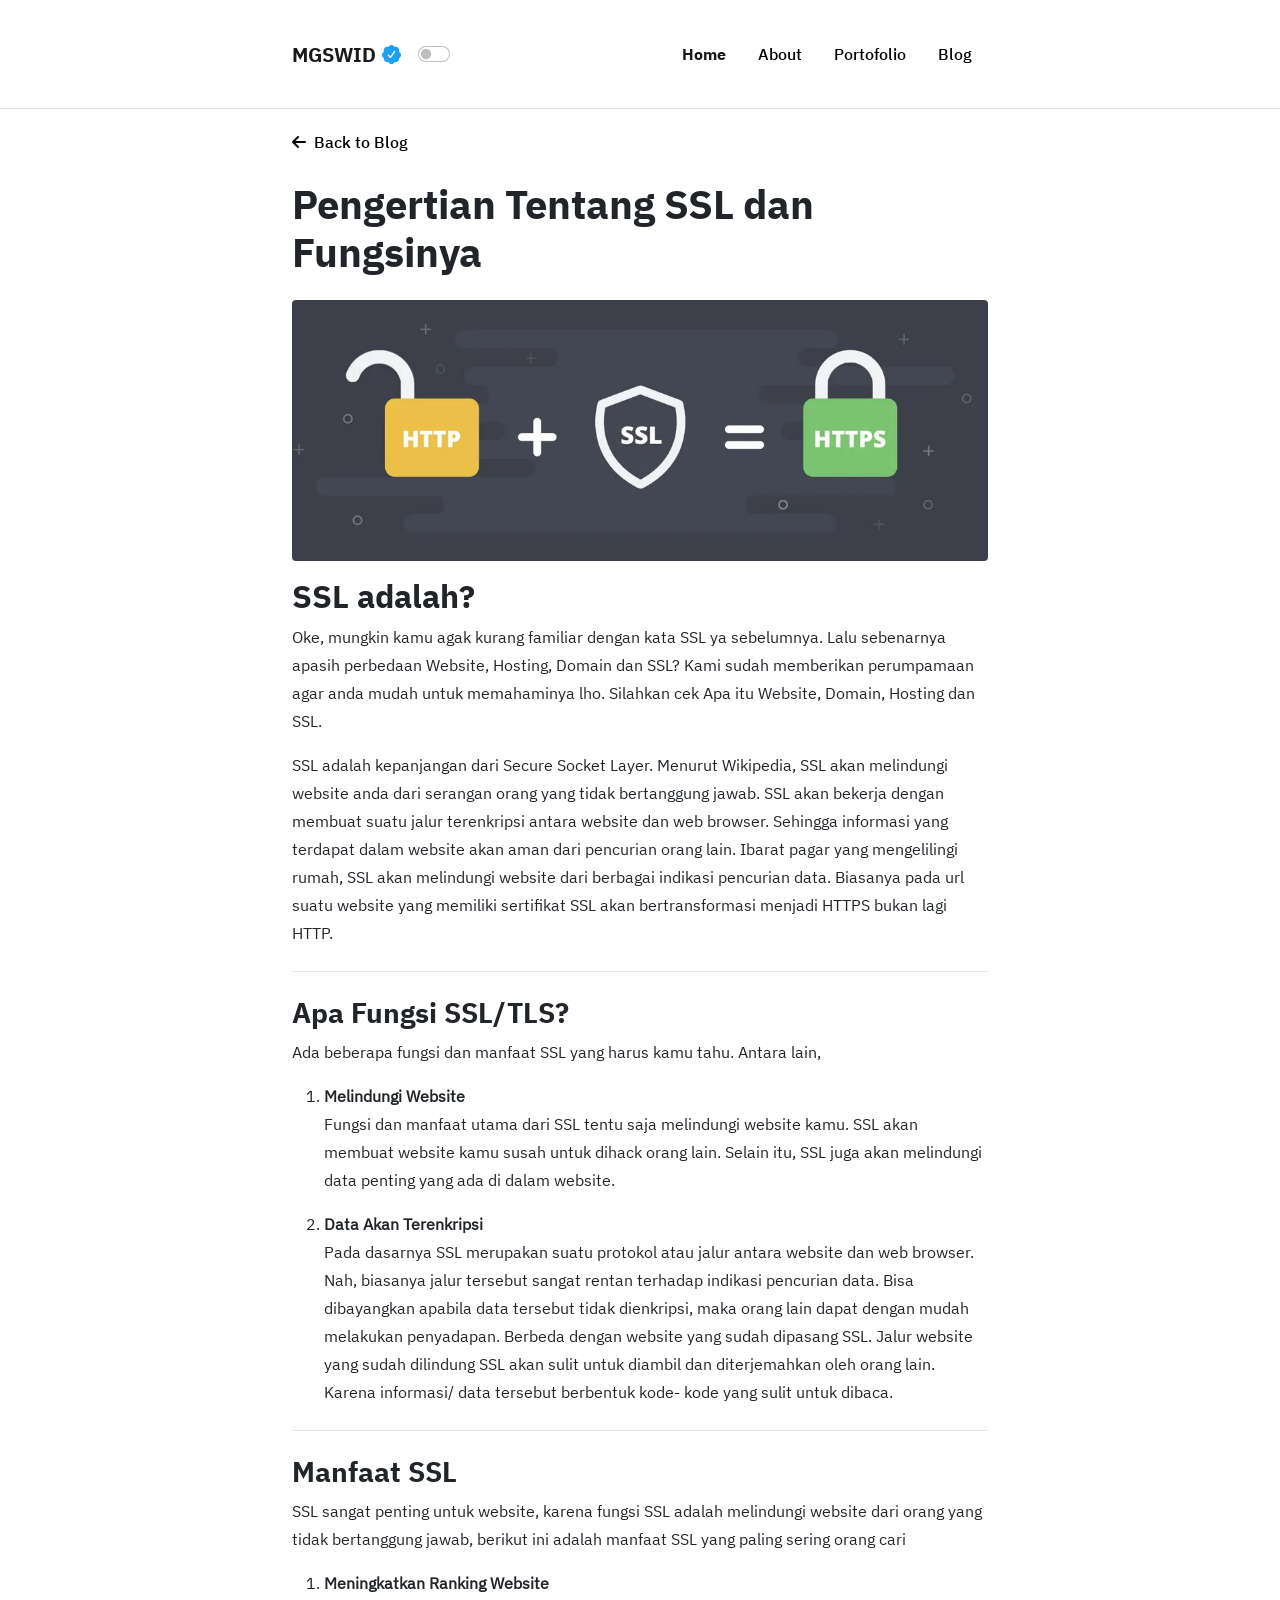
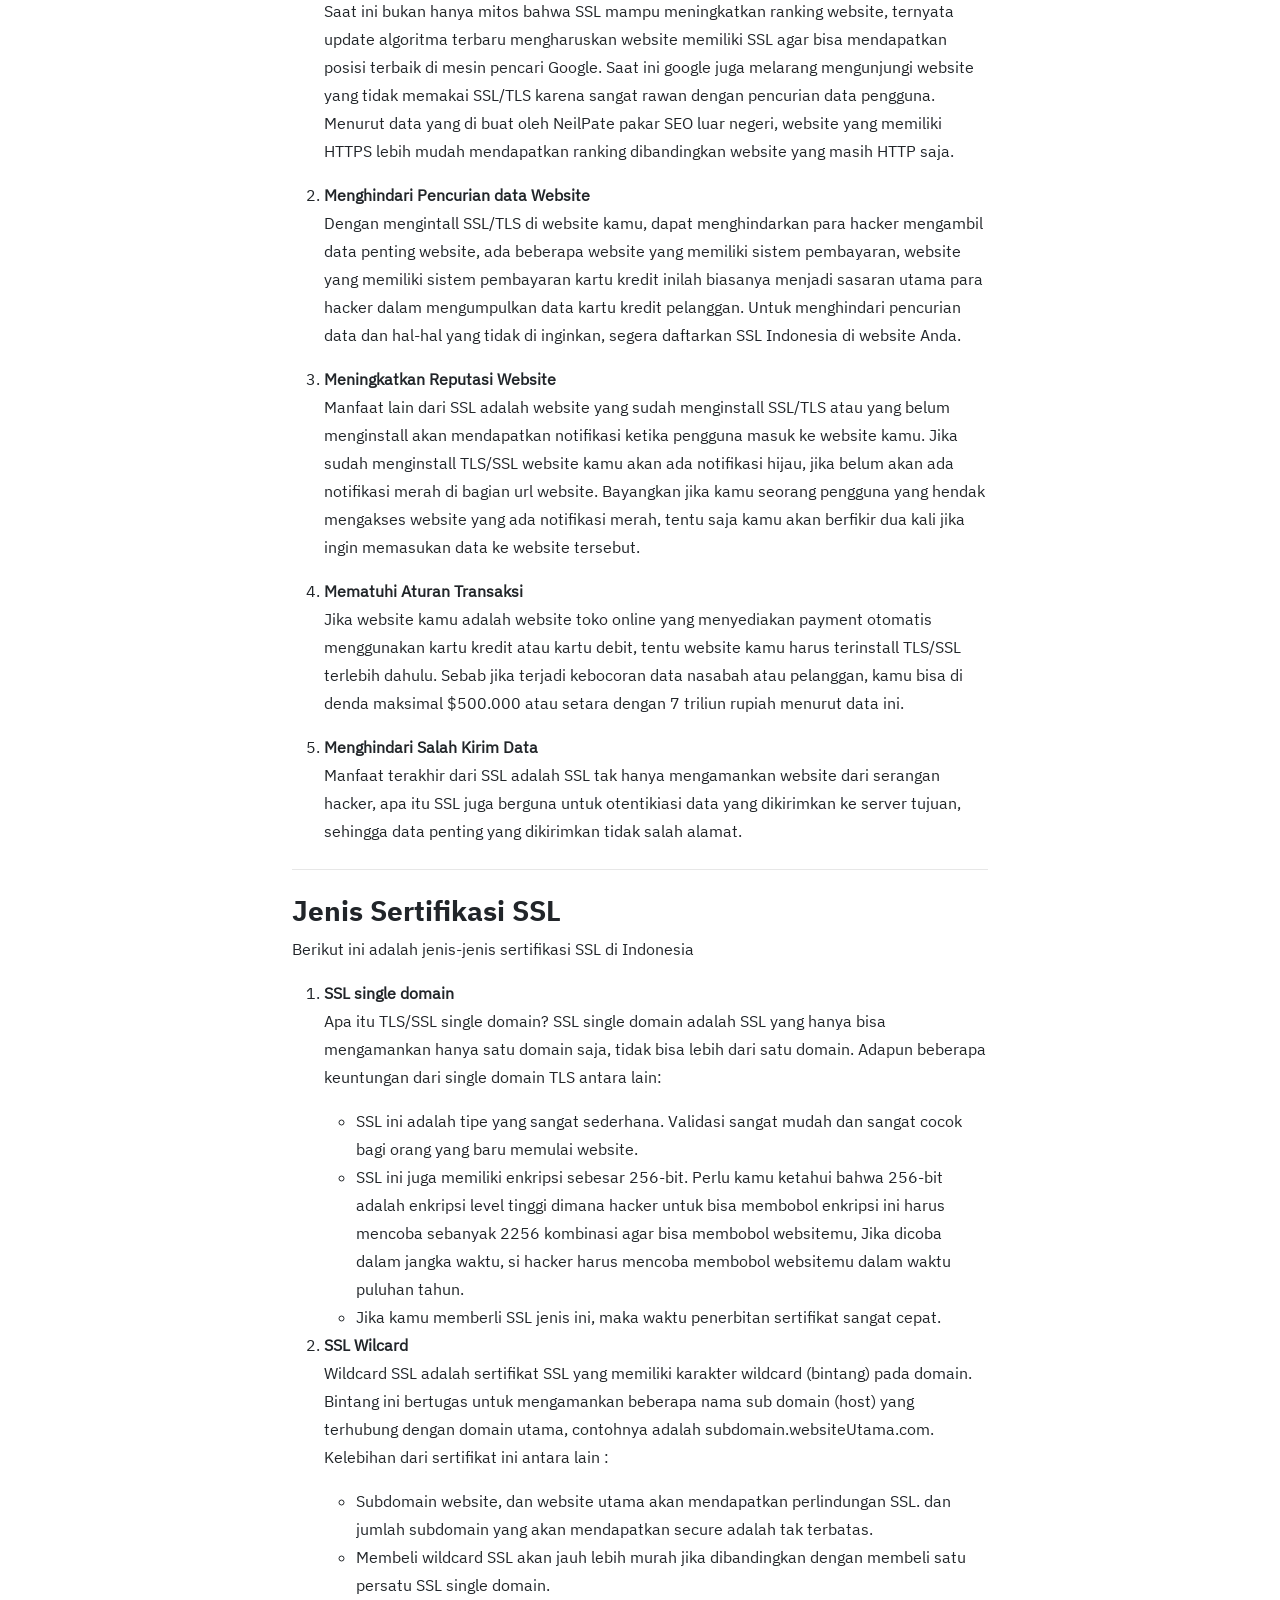
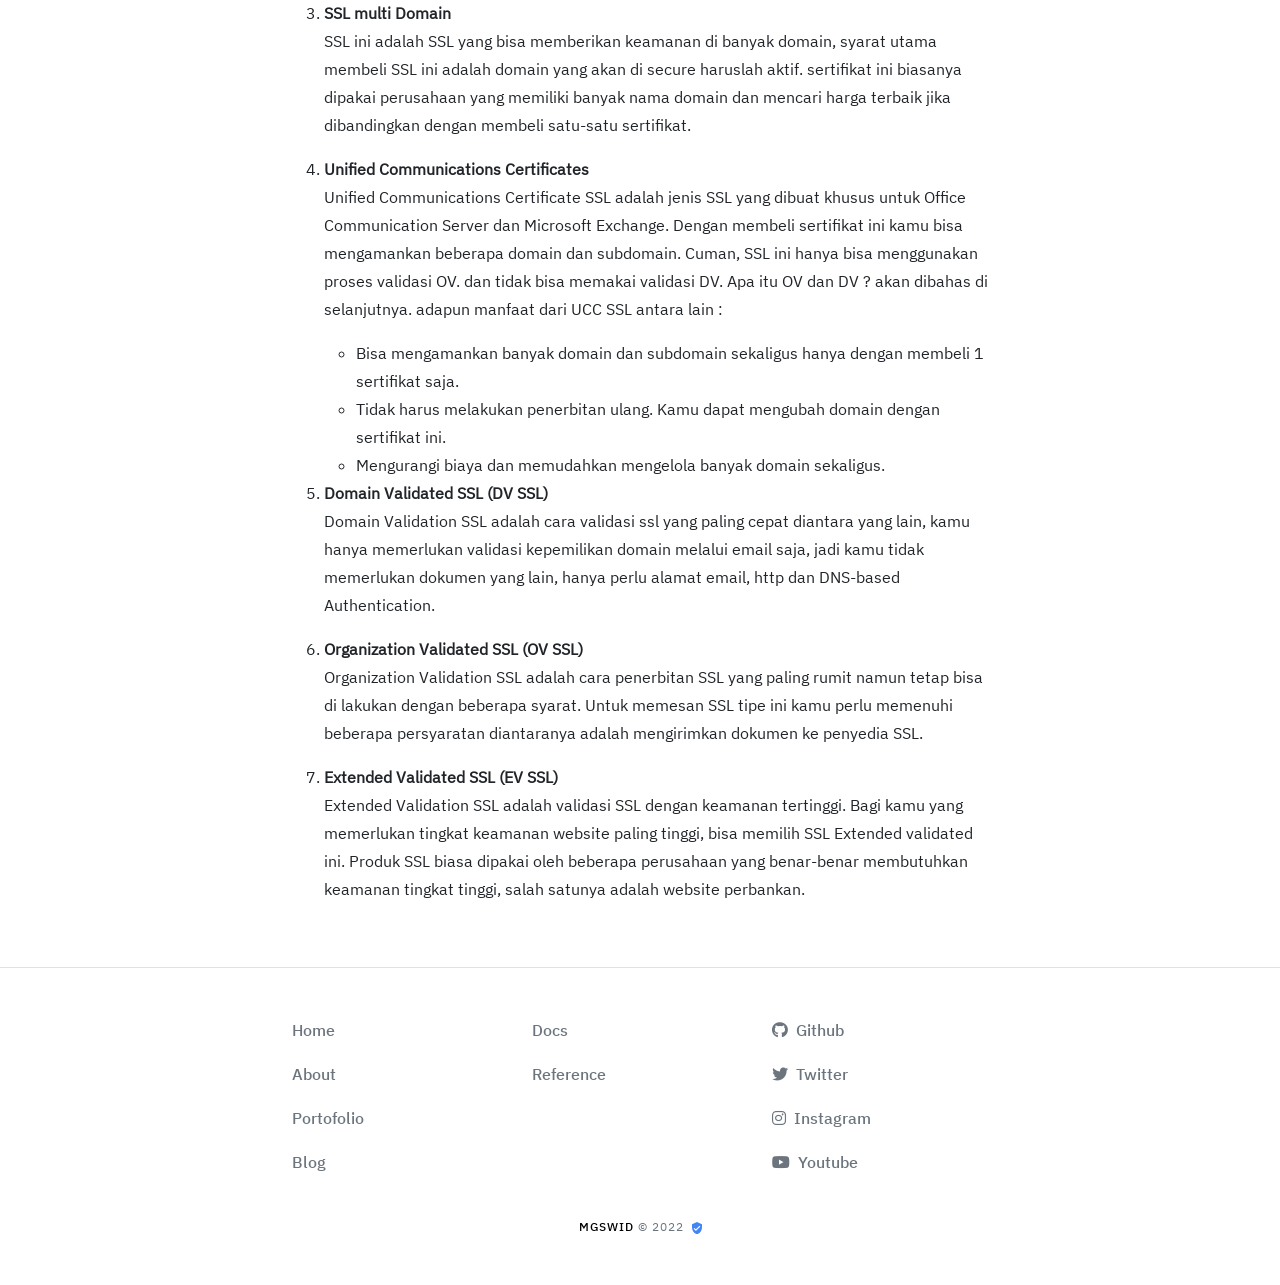
<file: pages/pengertian-tentang-ssl-dan-fungsinya.html>
<!DOCTYPE html>
<html lang="en">
<head>
	<meta charset="utf-8">
	<meta name="viewport" content="width=device-width, initial-scale=1">
	<meta name="description" content="SSL adalah kepanjangan dari Secure Socket Layer. Menurut Wikipedia, SSL akan melindungi website anda dari serangan orang yang tidak bertanggung jawab.">
	<meta name="author" content="MGSWID">
	<base href="https://mgswid.github.io/">
	<title>Pengertian Tentang SSL dan Fungsinya - MGSWID</title>
	<!-- Styles -->
	<link rel="stylesheet" href="./vendors/bootstrap/bootstrap.min.css">
	<link rel="stylesheet" href="./styles/theme.min.css">
	<link rel="stylesheet" href="./styles/page.css">
	<link rel="stylesheet" href="./vendors/fontawesome/css/all.min.css">
	<!-- Favicons -->
	<link rel="apple-touch-icon" href="./static/favicon/apple-touch-icon.png" sizes="180x180">
	<link rel="icon" href="./static/favicon-32x32.png" sizes="32x32" type="image/png">
	<link rel="icon" href="./static/favicon/favicon-16x16.png" sizes="16x16" type="image/png">
	<link rel="manifest" href="./manifest.json">
	<link rel="icon" href="./static/favicon/favicon.ico">
	<meta name="theme-color" content="#000">
	<!-- Twitter -->
	<meta name="twitter:card" content="summary_large_image">
	<meta name="twitter:site" content="@mgswid">
	<meta name="twitter:creator" content="@mgswid">
	<meta name="twitter:title" content="MGSWID">
	<meta name="twitter:description" content="SSL adalah kepanjangan dari Secure Socket Layer. Menurut Wikipedia, SSL akan melindungi website anda dari serangan orang yang tidak bertanggung jawab.">
	<meta name="twitter:image" content="./static/favicon/mgswid-social-logo.png">
	<!-- Facebook -->
	<meta property="og:url" content="https://mgswid.github.io/">
	<meta property="og:title" content="MGSWID">
	<meta property="og:description" content="SSL adalah kepanjangan dari Secure Socket Layer. Menurut Wikipedia, SSL akan melindungi website anda dari serangan orang yang tidak bertanggung jawab.">
	<meta property="og:type" content="website">
	<meta property="og:image" content="./static/favicon/mgswid-social.png">
	<meta property="og:image:type" content="image/png">
	<meta property="og:image:width" content="1000">
	<meta property="og:image:height" content="500">
		<!-- GA -->
	<script async src="https://www.googletagmanager.com/gtag/js?id=G-03P6TZRDNM"></script>
	<script>
		window.dataLayer = window.dataLayer || [];
		function gtag(){dataLayer.push(arguments);}
		gtag('js', new Date());
		gtag('config', 'G-03P6TZRDNM');
	</script>
</head>
<body class="page">

	<!-- Header -->
	<header>
		<nav class="navbar fixed-top navbar-expand-lg navbar-light py-4 border-bottom">
			<div class="container">
				<a class="navbar-brand" href="">
					<base>
						MGSWID
						<svg version="1.1" xmlns="http://www.w3.org/2000/svg" xmlns:xlink="http://www.w3.org/1999/xlink" x="0px" y="0px" width="21px" height="21px" viewBox="0 0 21 21" style="overflow:visible;enable-background:new 0 0 21 21;" xml:space="preserve"><style type="text/css">.st0{fill:#1DA1F2;}</style><defs></defs>
						<path class="st0" d="M21,11c0-1.58-0.88-2.95-2.15-3.6c0.15-0.44,0.24-0.9,0.24-1.4c0-2.21-1.71-4-3.82-4
						c-0.47,0-0.92,0.08-1.34,0.25C13.32,0.91,12.01,0,10.5,0S7.69,0.92,7.06,2.25C6.65,2.09,6.2,2,5.73,2C3.62,2,1.91,3.79,1.91,6
						c0,0.49,0.08,0.96,0.24,1.4C0.88,8.05,0,9.42,0,11c0,1.49,0.78,2.8,1.94,3.49C1.92,14.66,1.91,14.83,1.91,15c0,2.21,1.71,4,3.82,4
						c0.47,0,0.92-0.09,1.34-0.25C7.68,20.08,8.99,21,10.5,21c1.51,0,2.82-0.92,3.44-2.25C14.35,18.91,14.8,19,15.27,19
						c2.11,0,3.82-1.79,3.82-4c0-0.17-0.01-0.34-0.03-0.51C20.22,13.8,21,12.49,21,11L21,11z M14.39,7.67l-4.33,6.5
						c-0.15,0.22-0.38,0.33-0.62,0.33c-0.14,0-0.29-0.04-0.42-0.13l-0.11-0.09l-2.41-2.41c-0.29-0.29-0.29-0.77,0-1.06s0.77-0.29,1.06,0
						l1.77,1.77l3.82-5.74c0.23-0.34,0.7-0.44,1.04-0.21C14.52,6.86,14.62,7.32,14.39,7.67L14.39,7.67z"/>
						</svg>
					</base>
				</a>
				<div class="form-check form-switch my-auto ms-md-auto me-auto">
					<input class="form-check-input" type="checkbox" role="switch" id="flexSwitchCheckDefault">
				</div>
				<button class="navbar-toggler collapsed" type="button" data-bs-toggle="collapse" data-bs-target="#main-menu" aria-controls="mainMenu" aria-expanded="false" aria-label="Toggle navigation">
					<span class="toggler-icon top-bar"></span>
					<span class="toggler-icon middle-bar"></span>
					<span class="toggler-icon bottom-bar"></span>
				</button>
				<div class="collapse navbar-collapse" id="main-menu">
					<ul class="navbar-nav ms-auto mb-2 mb-lg-0">
						<li class="nav-item px-md-2 px-0 py-2"><a class="nav-link active" href=""><base>Home</base></a></li>
						<li class="nav-item px-md-2 px-0 py-2"><a class="nav-link" href="./about">About</a></li>
						<li class="nav-item px-md-2 px-0 py-2"><a class="nav-link" href="./portofolio"><base>Portofolio</base></a></li>
						<li class="nav-item px-md-2 px-0 py-2"><a class="nav-link" href="./blog"><base>Blog</base></a></li>
					</ul>
				</div>
			</div>
		</nav>
	</header>

	<!-- Start Content -->
	<main class="page_element page_element--fadein">
		<!-- Cards -->
		<section class="py-5">
			<div class="container">
				<!-- Back -->
				<div class="row">
					<a href="./blog" class="mb-4"><i class="fa-solid fa-arrow-left"></i>&nbsp; Back to Blog </a>
				</div>
				<!-- Title & Featured Image -->
				<div class="row justify-content-md-center mb-3">
					<div class="col">
						<h1 class="mb-4">Pengertian Tentang SSL dan Fungsinya</h1>
						<img src="./static/contents/pengertian-tentang-ssl-dan-fungsinya.webp" class="img-fluid rounded" alt="Pengertian Tentang SSL dan Fungsinya">
					</div>
				</div>
				<div class="row justify-content-md-center">
					<div class="col">
						<!-- Write your content here -->
						<h2>SSL adalah?</h2>
						<p>Oke, mungkin kamu agak kurang familiar dengan kata SSL ya sebelumnya. Lalu sebenarnya apasih perbedaan Website, Hosting, Domain dan SSL? Kami sudah memberikan perumpamaan agar anda mudah untuk memahaminya lho. Silahkan cek Apa itu Website, Domain, Hosting dan SSL.</p>

						<p>SSL adalah kepanjangan dari Secure Socket Layer. Menurut Wikipedia, SSL akan melindungi website anda dari serangan orang yang tidak bertanggung jawab. SSL akan bekerja dengan membuat suatu jalur terenkripsi antara website dan web browser. Sehingga informasi yang terdapat dalam website akan aman dari pencurian orang lain. Ibarat pagar yang mengelilingi rumah, SSL akan melindungi website dari berbagai indikasi pencurian data. Biasanya pada url suatu website yang memiliki sertifikat SSL akan bertransformasi menjadi HTTPS bukan lagi HTTP.</p>

						<hr>

						<h3>Apa Fungsi SSL/TLS?</h3>
						<p>Ada beberapa fungsi dan manfaat SSL yang harus kamu tahu. Antara lain,</p>
						<ol>
							<li><strong>Melindungi Website</strong>
								<p>Fungsi dan manfaat utama dari SSL tentu saja melindungi website kamu. SSL akan membuat website kamu susah untuk dihack orang lain. Selain itu, SSL juga akan melindungi data penting yang ada di dalam website.</p>
							</li>
							<li><strong>Data Akan Terenkripsi</strong>
								<p>Pada dasarnya SSL merupakan suatu protokol atau jalur antara website dan web browser. Nah, biasanya jalur tersebut sangat rentan terhadap indikasi pencurian data. Bisa dibayangkan apabila data tersebut tidak dienkripsi, maka orang lain dapat dengan mudah melakukan penyadapan. Berbeda dengan website yang sudah dipasang SSL. Jalur website yang sudah dilindung SSL akan sulit untuk diambil dan diterjemahkan oleh orang lain. Karena informasi/ data tersebut berbentuk kode- kode yang sulit untuk dibaca.</p>
							</li>
						</ol>

						<hr>

						<h3>Manfaat SSL</h3>
						<p>SSL sangat penting untuk website, karena fungsi SSL adalah melindungi website dari orang yang tidak bertanggung jawab, berikut ini adalah manfaat SSL yang paling sering orang cari</p>

						<ol>
							<li><strong>Meningkatkan Ranking Website</strong>
								<p>Saat ini bukan hanya mitos bahwa SSL mampu meningkatkan ranking website, ternyata update algoritma terbaru mengharuskan website memiliki SSL agar bisa mendapatkan posisi terbaik di mesin pencari Google. Saat ini google juga melarang mengunjungi website yang tidak memakai SSL/TLS karena sangat rawan dengan pencurian data pengguna. Menurut data yang di buat oleh NeilPate pakar SEO luar negeri, website yang memiliki HTTPS lebih mudah mendapatkan ranking dibandingkan website yang masih HTTP saja.</p>
							</li>
							<li><strong>Menghindari Pencurian data Website</strong>
								<p>Dengan mengintall SSL/TLS di website kamu, dapat menghindarkan para hacker mengambil data penting website, ada beberapa website yang memiliki sistem pembayaran, website yang memiliki sistem pembayaran kartu kredit inilah biasanya menjadi sasaran utama para hacker dalam mengumpulkan data kartu kredit pelanggan. Untuk menghindari pencurian data dan hal-hal yang tidak di inginkan, segera daftarkan SSL Indonesia di website Anda.</p>
							</li>
							<li><strong>Meningkatkan Reputasi Website</strong>
								<p>Manfaat lain dari SSL adalah website yang sudah menginstall SSL/TLS atau yang belum menginstall akan mendapatkan notifikasi ketika pengguna masuk ke website kamu. Jika sudah menginstall TLS/SSL website kamu akan ada notifikasi hijau, jika belum akan ada notifikasi merah di bagian url website. Bayangkan jika kamu seorang pengguna yang hendak mengakses website yang ada notifikasi merah, tentu saja kamu akan berfikir dua kali jika ingin memasukan data ke website tersebut.</p>
							</li>
							<li><strong>Mematuhi Aturan Transaksi</strong>
								<p>Jika website kamu adalah website toko online yang menyediakan payment otomatis menggunakan kartu kredit atau kartu debit, tentu website kamu harus terinstall TLS/SSL terlebih dahulu. Sebab jika terjadi kebocoran data nasabah atau pelanggan, kamu bisa di denda maksimal $500.000 atau setara dengan 7 triliun rupiah menurut data ini.</p>
							</li>
							<li><strong>Menghindari Salah Kirim Data</strong>
								<p>Manfaat terakhir dari SSL adalah SSL tak hanya mengamankan website dari serangan hacker, apa itu SSL juga berguna untuk otentikiasi data yang dikirimkan ke server tujuan, sehingga data penting yang dikirimkan tidak salah alamat.</p>
							</li>
						</ol>

						<hr>

						<h3>Jenis Sertifikasi SSL</h3>
						<p>Berikut ini adalah jenis-jenis sertifikasi SSL di Indonesia</p>

						<ol>
							<li><strong>SSL single domain</strong>
								<p>Apa itu TLS/SSL single domain? SSL single domain adalah SSL yang hanya bisa mengamankan hanya satu domain saja, tidak bisa lebih dari satu domain. Adapun beberapa keuntungan dari single domain TLS antara lain:</p>
								<ul>
									<li>SSL ini adalah tipe yang sangat sederhana. Validasi sangat mudah dan sangat cocok bagi orang yang baru memulai website.</li>
									<li>SSL ini juga memiliki enkripsi sebesar 256-bit. Perlu kamu ketahui bahwa 256-bit adalah enkripsi level tinggi dimana hacker untuk bisa membobol enkripsi ini harus mencoba sebanyak 2256 kombinasi agar bisa membobol websitemu, Jika dicoba dalam jangka waktu, si hacker harus mencoba membobol websitemu dalam waktu puluhan tahun.</li>
									<li>Jika kamu memberli SSL jenis ini, maka waktu penerbitan sertifikat sangat cepat.</li>
								</ul>
							</li>
							<li><strong>SSL Wilcard</strong>
								<p>Wildcard SSL adalah sertifikat SSL yang memiliki karakter wildcard (bintang) pada domain. Bintang ini bertugas untuk mengamankan beberapa nama sub domain (host) yang terhubung dengan domain utama, contohnya adalah subdomain.websiteUtama.com. Kelebihan dari sertifikat ini antara lain :</p>
								<ul>
									<li>Subdomain website, dan website utama akan mendapatkan perlindungan SSL. dan jumlah subdomain yang akan mendapatkan secure adalah tak terbatas.</li>
									<li>Membeli wildcard SSL akan jauh lebih murah jika dibandingkan dengan membeli satu persatu SSL single domain.</li>
								</ul>
							</li>
							<li><strong>SSL multi Domain</strong>
								<p>SSL ini adalah SSL yang bisa memberikan keamanan di banyak domain, syarat utama membeli SSL ini adalah domain yang akan di secure haruslah aktif. sertifikat ini biasanya dipakai perusahaan yang memiliki banyak nama domain dan mencari harga terbaik jika dibandingkan dengan membeli satu-satu sertifikat.</p>
							</li>
							<li><strong>Unified Communications Certificates</strong>
								<p>Unified Communications Certificate SSL adalah jenis SSL yang dibuat khusus untuk Office Communication Server dan Microsoft Exchange. Dengan membeli sertifikat ini kamu bisa mengamankan beberapa domain dan subdomain. Cuman, SSL ini hanya bisa menggunakan proses validasi OV. dan tidak bisa memakai validasi DV. Apa itu OV dan DV ? akan dibahas di selanjutnya. adapun manfaat dari UCC SSL antara lain :</p>
								<ul>
									<li>Bisa mengamankan banyak domain dan subdomain sekaligus hanya dengan membeli 1 sertifikat saja.</li>
									<li>Tidak harus melakukan penerbitan ulang. Kamu dapat mengubah domain dengan sertifikat ini.</li>
									<li>Mengurangi biaya dan memudahkan mengelola banyak domain sekaligus.</li>
								</ul>
							</li>
							<li><strong>Domain Validated SSL (DV SSL)</strong>
								<p>Domain Validation SSL adalah cara validasi ssl yang paling cepat diantara yang lain, kamu hanya memerlukan validasi kepemilikan domain melalui email saja, jadi kamu tidak memerlukan dokumen yang lain, hanya perlu alamat email, http dan DNS-based Authentication.</p>
							</li>
							<li><strong>Organization Validated SSL (OV SSL)</strong>
								<p>Organization Validation SSL adalah cara penerbitan SSL yang paling rumit namun tetap bisa di lakukan dengan beberapa syarat. Untuk memesan SSL tipe ini kamu perlu memenuhi beberapa persyaratan diantaranya adalah mengirimkan dokumen ke penyedia SSL.</p>
							</li>
							<li><strong>Extended Validated SSL (EV SSL)</strong>
								<p>Extended Validation SSL adalah validasi SSL dengan keamanan tertinggi. Bagi kamu yang memerlukan tingkat keamanan website paling tinggi, bisa memilih SSL Extended validated ini. Produk SSL biasa dipakai oleh beberapa perusahaan yang benar-benar membutuhkan keamanan tingkat tinggi, salah satunya adalah website perbankan.</p>
							</li>
						</ol>
					</div>
				</div>
			</div>
		</section>

	</main>

	<!-- Footer -->
	<footer class="border-top py-5">
		<div class="container">
			<div class="row justify-content-md-center">
				<div class="col-4">
					<ul class="nav flex-column">
						<li class="nav-item mb-3"><a href="" class="nav-link p-0 text-muted"><base>Home</base></a></li>
						<li class="nav-item mb-3"><a href="./about" class="nav-link p-0 text-muted">About</a></li>
						<li class="nav-item mb-3"><a href="./portofolio" class="nav-link p-0 text-muted">Portofolio</a></li>
						<li class="nav-item mb-3"><a href="./blog" class="nav-link p-0 text-muted">Blog</a></li>
					</ul>
				</div>
				<div class="col-4">
					<ul class="nav flex-column">
						<li class="nav-item mb-3"><a href="https://getbootstrap.com/docs/5.1/getting-started/introduction/" class="nav-link p-0 text-muted" target="_blank">Docs</a></li>
						<li class="nav-item mb-3"><a href="https://getbootstrap.com/docs/5.1/examples/" class="nav-link p-0 text-muted" target="_blank">Reference</a></li>
					</ul>
				</div>
				<div class="col-4">
					<ul class="nav flex-column">
						<li class="nav-item mb-3"><a href="https://github.com/mgswid" class="nav-link p-0 text-muted" target="_blank">
							<i class="fa-brands fa-github"></i>&nbsp; Github</a>
						</li>
						<li class="nav-item mb-3"><a href="https://twitter.com/mgswid" class="nav-link p-0 text-muted" target="_blank">
							<i class="fa-brands fa-twitter"></i>&nbsp; Twitter</a>
						</li>
						<li class="nav-item mb-3"><a href="https://www.instagram.com/mgsw.id/" class="nav-link p-0 text-muted" target="_blank">
							<i class="fa-brands fa-instagram"></i>&nbsp; Instagram</a>
						</li>
						<li class="nav-item mb-3"><a href="https://www.youtube.com/channel/UCyun2xvhtIJm5YMD8yu_A7g" class="nav-link p-0 text-muted" target="_blank">
							<i class="fa-brands fa-youtube"></i>&nbsp; Youtube</a>
						</li>
					</ul>
				</div>
			</div>
		</div>
		<div class="container copyright pt-4">
			<div class="row justify-content-md-center">
				<div class="col text-center text-muted">
					<a href=""><base>MGSWID</base></a> &copy; 2022 <svg xmlns="http://www.w3.org/2000/svg" enable-background="new 0 0 2039.9 2500" viewBox="0 0 2039.9 2500" style="max-width: 10px;margin-left: 4px;"><path clip-rule="evenodd" d="m1991.4 503.9-942 1934.3-1001.9-1284.1z" fill="#fff" fill-rule="evenodd"></path><path d="m1019.9 0-1019.9 453.3v680c0 632.3 437.4 1223.9 1019.9 1366.7 588.2-143.9 1019.9-734.4 1019.9-1366.7v-680zm-226.6 1822.3-453.3-453.3 160.9-160.9 294.6 293.5 748-755.9 160.9 162.1z" fill="#4285f4"></path></svg>
				</div>
			</div>
		</div>
	</footer>

	<!-- Scripts -->
	<script src="./vendors/bootstrap/bootstrap.bundle.min.js"></script>
	<script src="./scripts/theme.min.js"></script>
</body>
</html>
</file>
<file: styles/page.css>
/*
 *  Page Transition
 *  Copyright 2017-2022 MGSWID.
 */
.page .page_element{animation-duration:.25s;transition-timing-function:all ease-in-out;animation-fill-mode:both}.page .page_element--fadein{animation-name:fadeIn}.page .page_element--fadeinup{animation-name:fadeInUp}.page .page_element--fadeinright{animation-name:fadeInRight}
/*# sourceMappingURL=page.css.map */
</file>
<file: styles/theme.min.css>
@charset "UTF-8";
@import url('fonts.min.css');
/*
 *  MGSWID v1.3 (https://mgswid.github.io/)
 *  Copyright 2017-2022 MGSWID.
 */
:root {
	--bg-light: #FFFFFF;
	--bg-dark: #212121;
	--color-black: #000;
	--color-white: #FFFFFF;
	--color-grey: #616161;
	--color-light: #9E9E9E;
	--text-line-height: 1.75;
	--font-regular: "IBMPlexSans-Regular";
	--font-medium: "IBMPlexSans-Medium";
	--font-semibold: "IBMPlexSans-Semibold";
	--font-bold: "IBMPlexSans-Bold";
}
html{scroll-behavior:smooth}body{padding-top:4rem;font-family:var(--font-regular);line-height:var(--text-line-height)}@media (min-width:576px){body{padding-top:5rem}}@keyframes fadeIn{0%{opacity:0}100%{opacity:1}}@keyframes fadeInUp{0%{opacity:0;transform:translate3d(0,100%,0)}100%{opacity:1;transform:none}}@keyframes fadeInRight{0%{opacity:0;transform:translate3d(100%,0,0)}100%{opacity:1;transform:none}}.light-theme{background-color:var(--bg-light)!important;color:var(--color-black)!important;transition:all ease-in-out .2s}.dark-theme,.dark-theme .navbar,.dark-theme a,.dark-theme a:hover,.dark-theme .text-muted,.dark-theme .navbar-brand,.dark-theme .navbar-brand:hover,.dark-theme .navbar-light .navbar-nav a.nav-link,.dark-theme .gradient-border-blue,.dark-theme .gradient-border-green,.dark-theme .gradient-border-orange,.dark-theme .list-group-item{background-color:var(--bg-dark)!important;color:var(--color-white)!important;transition:all ease-in-out .2s}.dark-theme .border-bottom{border-bottom:1px solid #424242!important}.dark-theme .border-top{border-top:1px solid #424242!important}.dark-theme .toggler-icon{background-color:var(--bg-light)!important}*{-webkit-font-smoothing:auto;-moz-osx-font-smoothing:auto}hr{margin:1.5rem 0;background-color:var(--color-light)}.container{max-width:720px}

/*
 *  Typography
 *  Copyright 2017-2022 MGSWID.
 */
h1,h2,h3,h4,h5,h6{font-family:var(--font-bold)}a{font-family:var(--font-medium);text-decoration:none;outline:0;box-shadow:none;color:var(--color-black)}a:focus,a:hover{color:var(--color-black);transition:all ease-in-out .2s}

/*
 *  Header
 *  Copyright 2017-2022 MGSWID.
 */
.navbar{background-color:var(--bg-light)}.navbar-light .navbar-nav a.nav-link{color:var(--color-black)}.navbar-brand{font-family:var(--font-bold);color:var(--color-black)}.navbar-brand svg{padding:1px;margin-bottom:4px}.navbar-toggler{outline:0!important;box-shadow:none!important}.navbar-toggler{border:0!important}.navbar-toggler-icon:focus,.navbar-toggler:active,.navbar-toggler:focus{outline:0!important;box-shadow:none!important;border:0!important}.toggler-icon{width:30px;height:3px;background-color:var(--bg-dark);display:block;transition:all .2s}.middle-bar{margin:5px auto}.navbar-toggler .top-bar{transform:rotate(45deg);transform-origin:10% 10%}.navbar-toggler .middle-bar{opacity:0}.navbar-toggler .bottom-bar{transform:rotate(-45deg);transform-origin:10% 90%}.navbar-toggler.collapsed .top-bar{transform:rotate(0)}.navbar-toggler.collapsed .middle-bar{opacity:1}.navbar-toggler.collapsed .bottom-bar{transform:rotate(0)}.navbar-toggler.collapsed .toggler-icon{background-color:var(--bg-dark)}.nav-link.active{font-family:var(--font-bold)}.form-check-input:focus{box-shadow:none}

/*
 *  Hero
 *  Copyright 2017-2022 MGSWID.
 */
.avatar img{max-width:145px;-webkit-filter:grayscale(100%);filter:grayscale(100%)}.avatar img:hover{-webkit-filter:grayscale(0%);filter:grayscale(0%);transition:all ease-in-out .2s}

/*
 *  Cards
 *  Copyright 2017-2022 MGSWID.
 */
.card{border:none}.gradient-border-blue{--borderWidth:3px;background:var(--bg-light);position:relative;border-radius:var(--borderWidth)}.gradient-border-blue:after{content:'';position:absolute;top:calc(-1 * var(--borderWidth));left:calc(-1 * var(--borderWidth));height:calc(100% + var(--borderWidth) * 2);width:calc(100% + var(--borderWidth) * 2);background:linear-gradient(60deg,#0061ff,#60efff);border-radius:calc(2 * var(--borderWidth));z-index:-1;-webkit-animation:animatedgradient 3s ease alternate infinite;animation:animatedgradient 3s ease alternate infinite;background-size:300% 300%}.gradient-border-green{--borderWidth:3px;background:var(--bg-light);position:relative;border-radius:var(--borderWidth)}.gradient-border-green:after{content:'';position:absolute;top:calc(-1 * var(--borderWidth));left:calc(-1 * var(--borderWidth));height:calc(100% + var(--borderWidth) * 2);width:calc(100% + var(--borderWidth) * 2);background:linear-gradient(60deg,#7ef29d,#0f68a9);border-radius:calc(2 * var(--borderWidth));z-index:-1;-webkit-animation:animatedgradient 3s ease alternate infinite;animation:animatedgradient 3s ease alternate infinite;background-size:300% 300%}.gradient-border-orange{--borderWidth:3px;background:var(--bg-light);position:relative;border-radius:var(--borderWidth)}.gradient-border-orange:after{content:'';position:absolute;top:calc(-1 * var(--borderWidth));left:calc(-1 * var(--borderWidth));height:calc(100% + var(--borderWidth) * 2);width:calc(100% + var(--borderWidth) * 2);background:linear-gradient(60deg,#e9d022,#e60b09);border-radius:calc(2 * var(--borderWidth));z-index:-1;-webkit-animation:animatedgradient 3s ease alternate infinite;animation:animatedgradient 3s ease alternate infinite;background-size:300% 300%}@-webkit-keyframes animatedgradient{0%{background-position:0% 50%}50%{background-position:100% 50%}100%{background-position:0% 50%}}@keyframes animatedgradient{0%{background-position:0% 50%}50%{background-position:100% 50%}100%{background-position:0% 50%}}

/*
 *  Languages & Tools
 *  Copyright 2017-2022 MGSWID.
 */
.language-tools img{max-width:24px}

/*
 *  Footer
 *  Copyright 2017-2022 MGSWID.
 */
footer .nav-link{font-family:var(--font-medium)}footer .copyright{font-size:12px;letter-spacing:1px}@media (max-width:576px){footer .nav-link{font-size:15px}}

/*
 *  About Page
 *  Copyright 2017-2022 MGSWID.
 */
.list-group .list-group-item a{margin-right:1rem}.list-group-item.game{border:none;padding:.5rem 0;background-color:var(--bg-light)}

/*
 *  Portofolio Page
 *  Copyright 2017-2022 MGSWID.
 */
.modal-backdrop.show{opacity:.75}

/*
 *  Blog Page
 *  Copyright 2017-2022 MGSWID.
 */
.list-group-item.blog{border-top:none;border-right:none;border-bottom:solid 1px #EEE;border-left:none;border-radius:0;padding:.5rem 0;background-color:var(--bg-light)}.list-group-item.blog:last-child{border-bottom:none}
</file>
